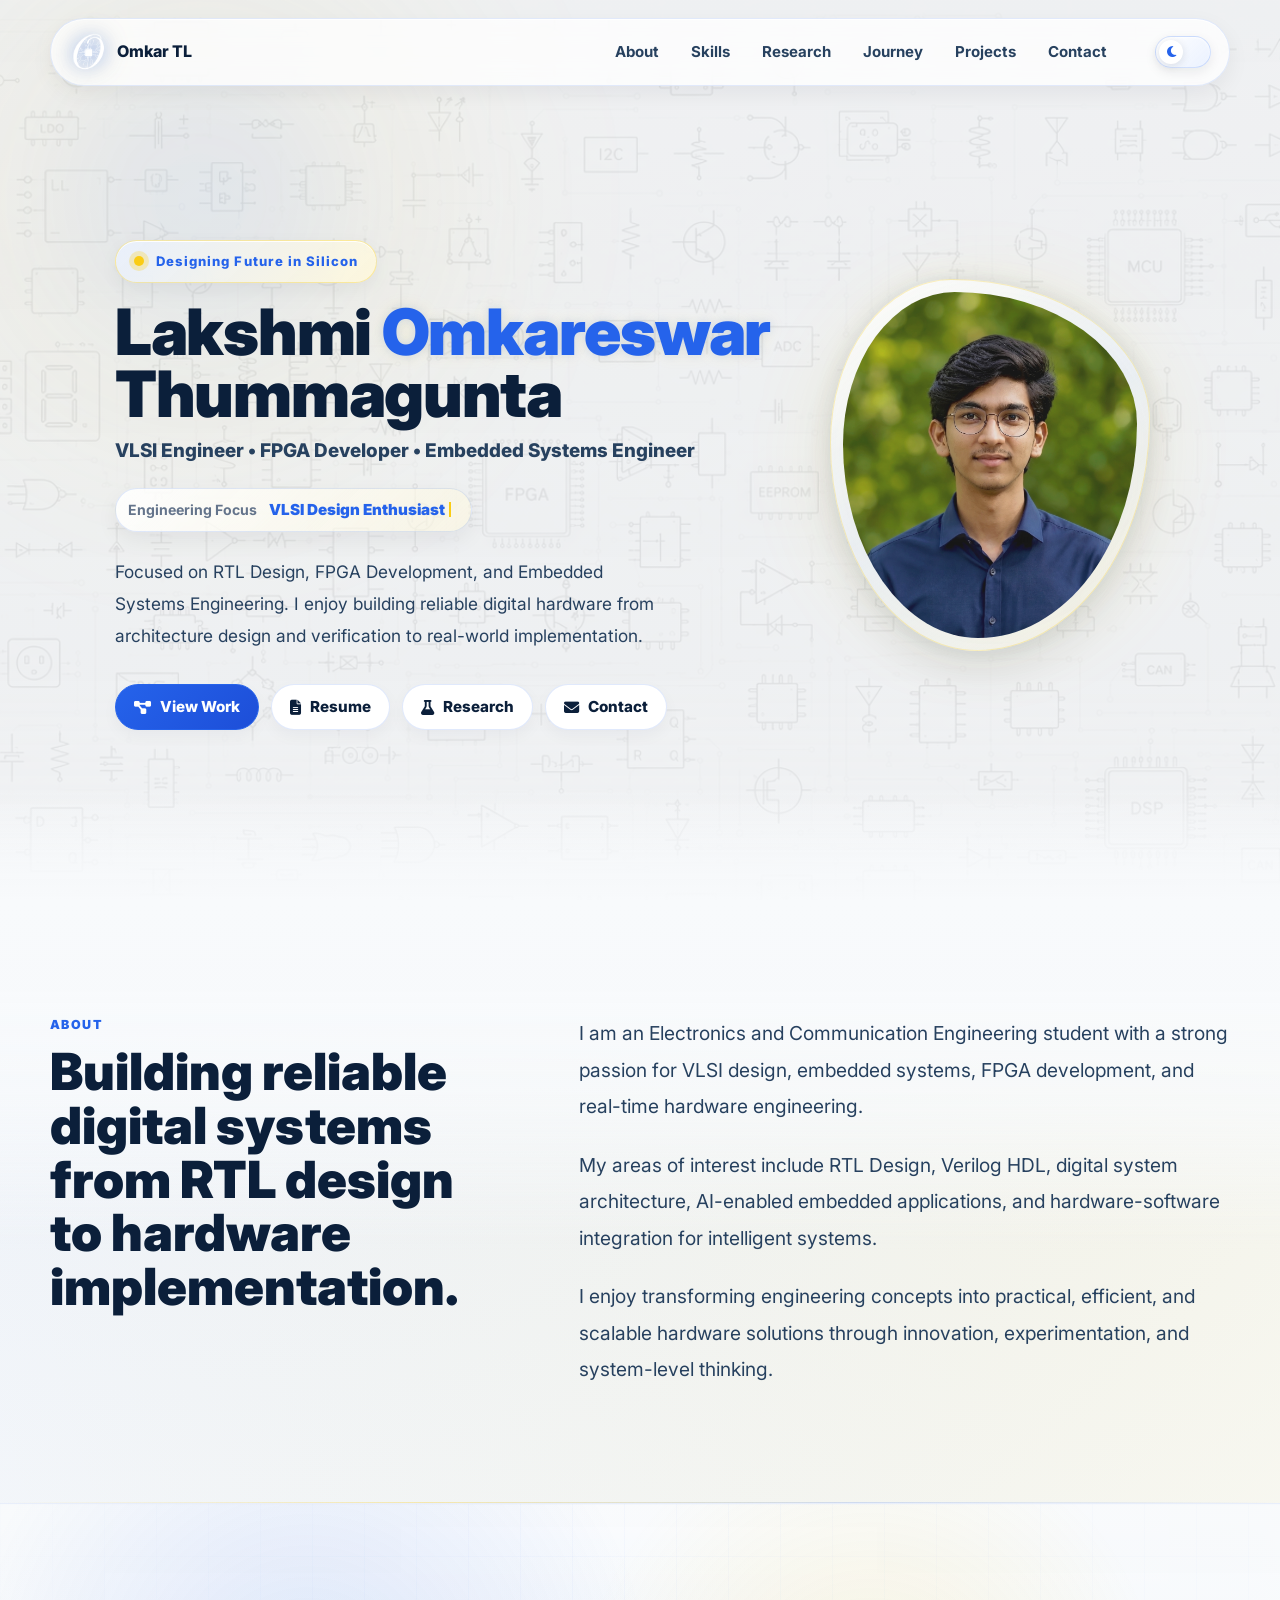
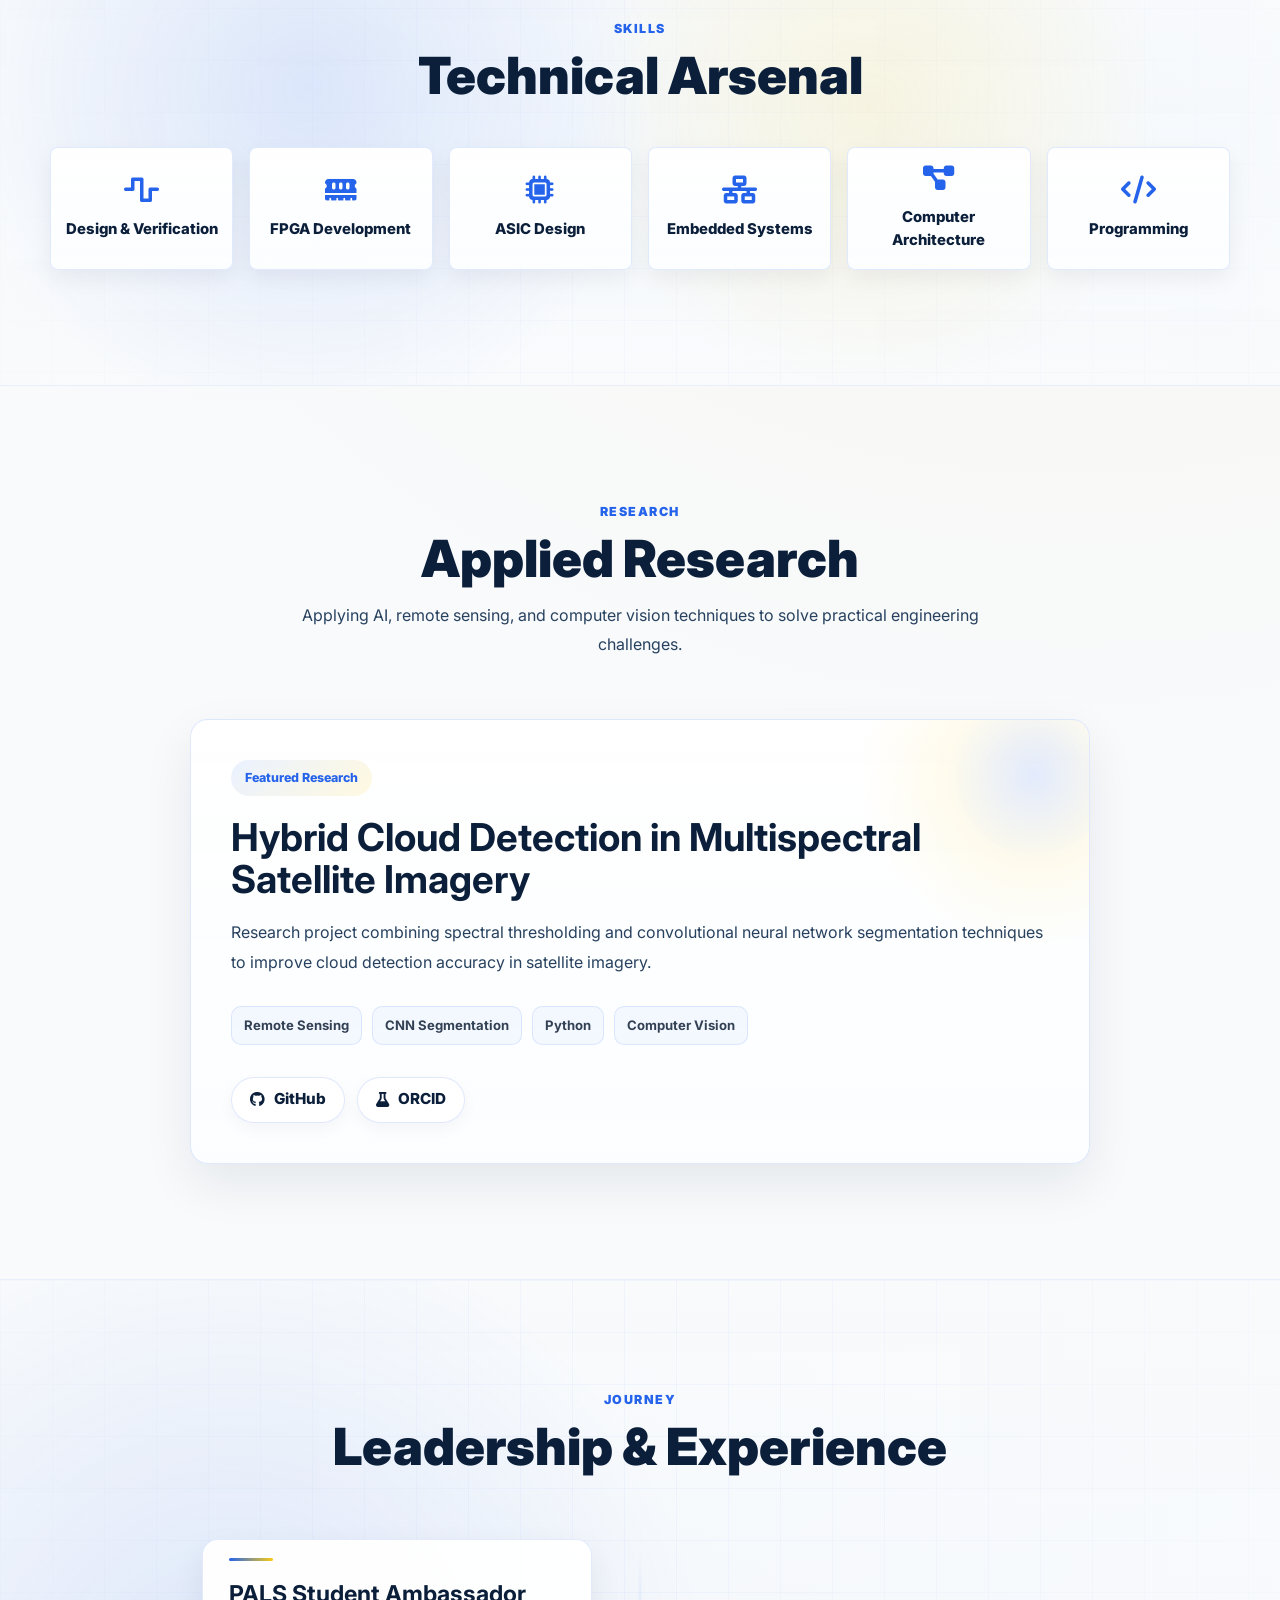
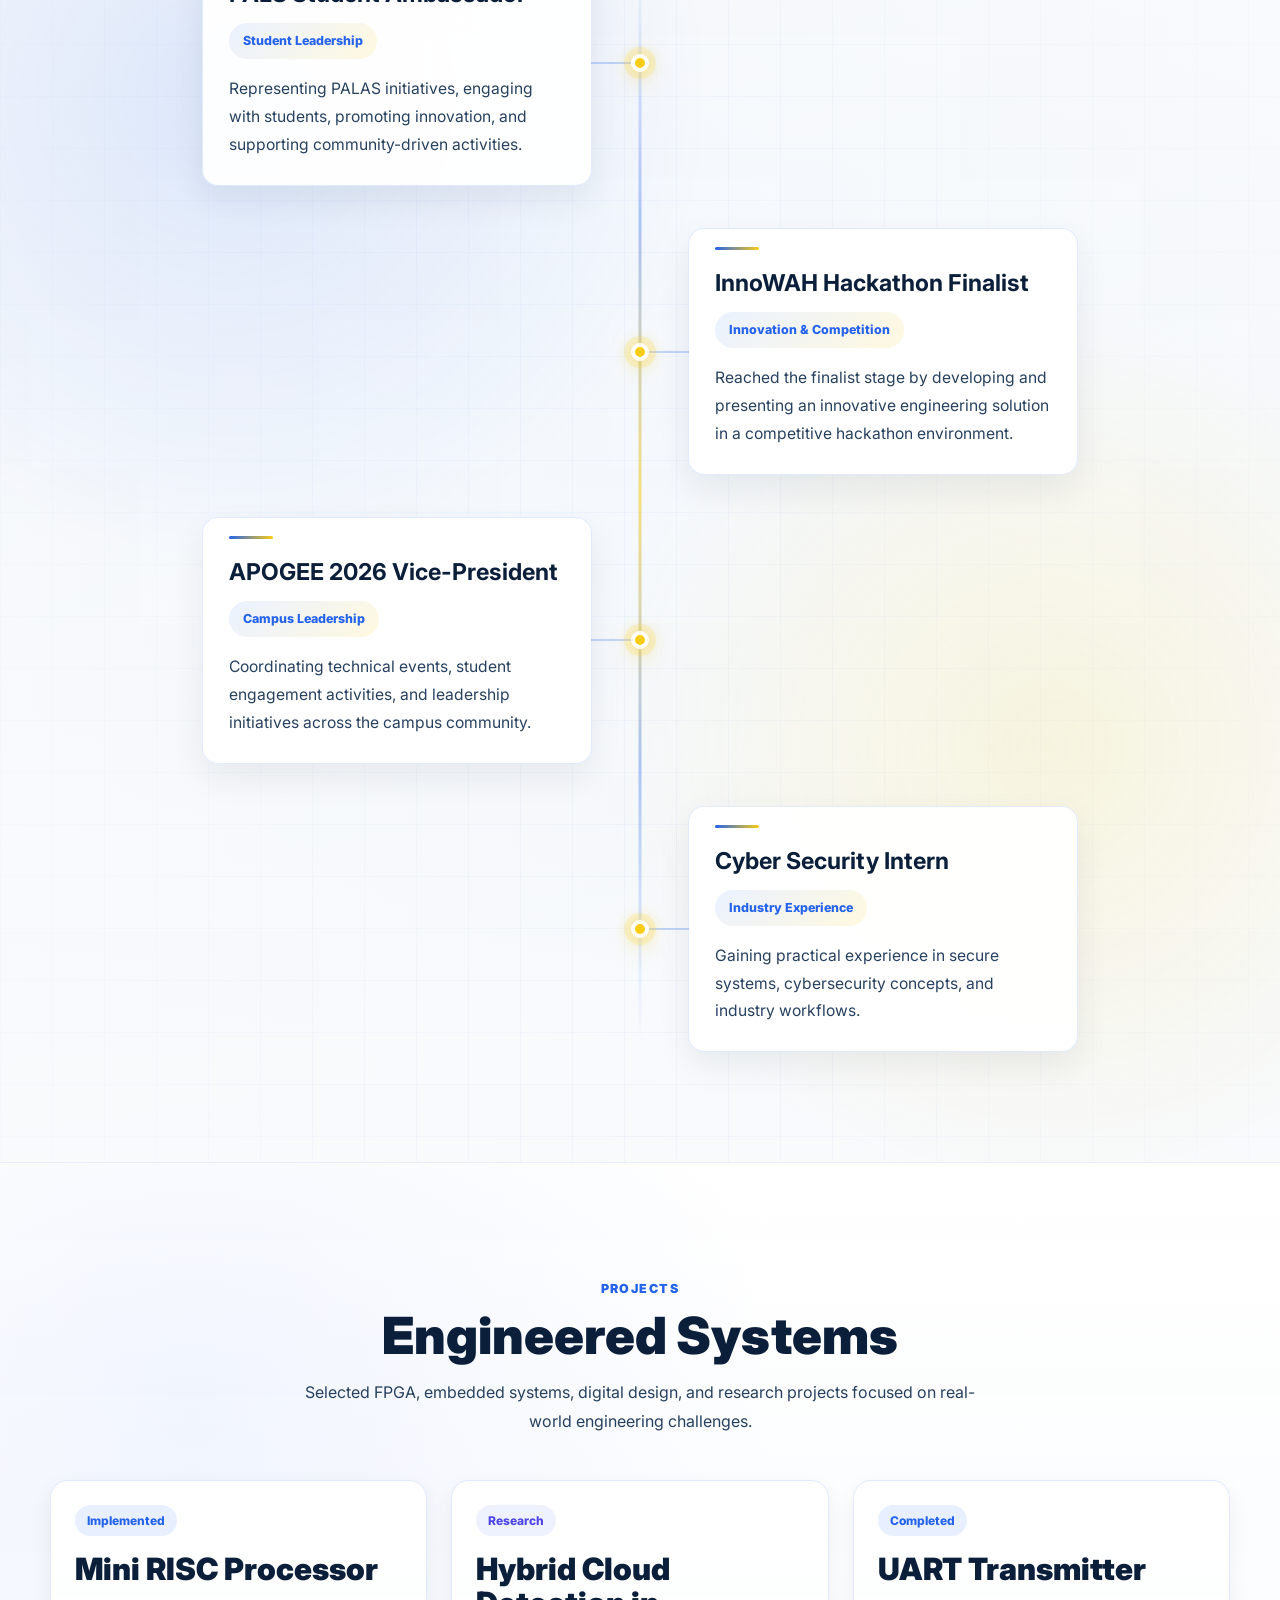
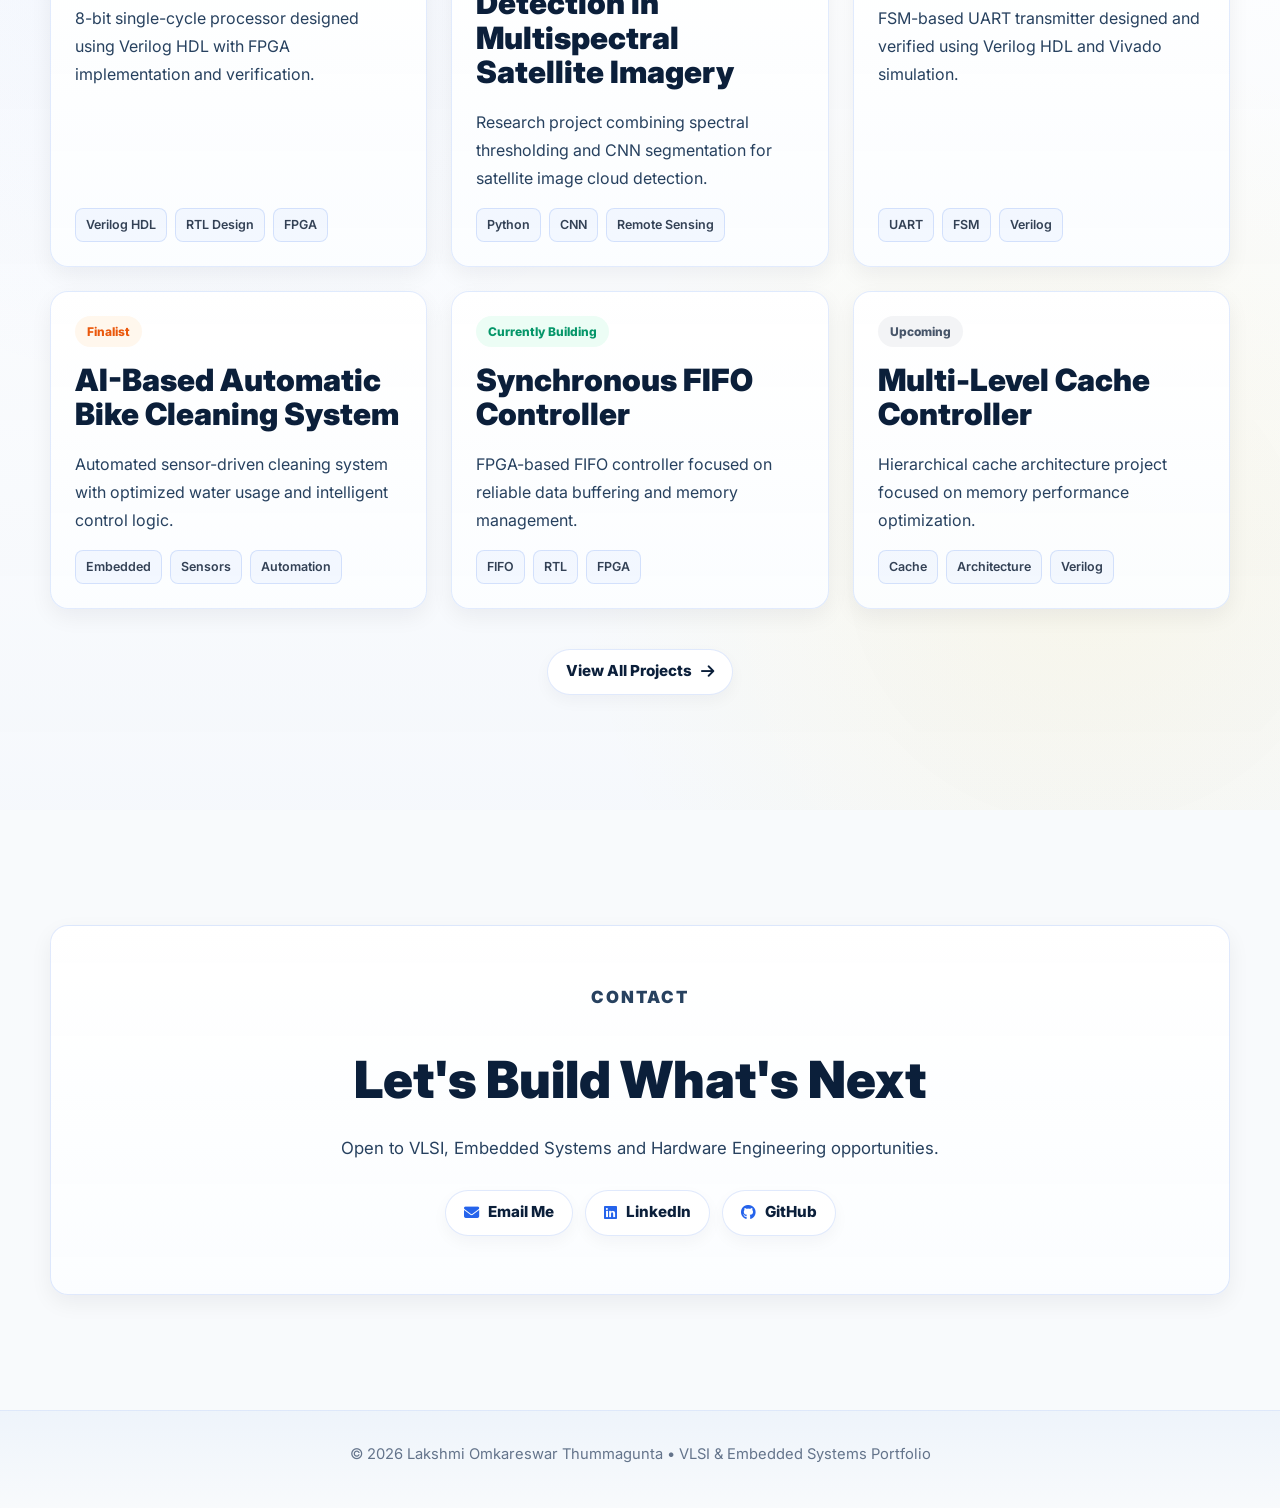
<file: index.html>
<!DOCTYPE html>
<html lang="en">

<head>
    <!-- ========================================
         BASIC SEO
    ========================================= -->
    <meta charset="UTF-8">
    <meta name="viewport" content="width=device-width, initial-scale=1.0">
    <title>Lakshmi Omkareswar Thummagunta</title>

    <meta name="description" content="Official portfolio of Lakshmi Omkareswar Thummagunta, Electronics and Communication Engineering student specializing in VLSI Design, RTL Development, FPGA Systems, Embedded Engineering, and Verilog HDL projects.">
    <meta name="keywords" content="Lakshmi Omkareswar Thummagunta, Omkar TL, VLSI Engineer, Embedded Systems Engineer, FPGA Design, RTL Design, Verilog HDL, ESP32, Digital Design, Electronics Engineer, Hardware Engineer, Semiconductor, Portfolio">
    <meta name="author" content="Lakshmi Omkareswar Thummagunta">
    <meta name="robots" content="index, follow">
    <meta name="theme-color" content="#F8FAFC">
    <meta name="google-site-verification" content="d3ZqfOjc76IsqVSJb9FbIrjRMPDaJa2zNQnVlXBdQbw">

    <!-- ========================================
         OPEN GRAPH SEO
    ========================================= -->
    <meta property="og:title" content="Lakshmi Omkareswar Thummagunta | VLSI & Embedded Systems Portfolio">
    <meta property="og:description" content="Portfolio showcasing FPGA, RTL Design, Embedded Systems, Verilog HDL, and Hardware Engineering projects.">
    <meta property="og:type" content="website">
    <meta property="og:url" content="https://omkartl.github.io/">
    <meta property="og:image" content="https://omkartl.github.io/assets/preview.png">

    <!-- ========================================
         TWITTER SEO
    ========================================= -->
    <meta name="twitter:card" content="summary_large_image">
    <meta name="twitter:title" content="Lakshmi Omkareswar Thummagunta | VLSI & Embedded Systems Portfolio">
    <meta name="twitter:description" content="Portfolio showcasing VLSI Design, FPGA Systems, Embedded Engineering, and RTL Development projects.">
    <meta name="twitter:image" content="https://omkartl.github.io/assets/preview.png">

    <!-- ========================================
         CANONICAL + FAVICON
    ========================================= -->
    <link rel="canonical" href="https://omkartl.github.io/">
    <link rel="icon" type="image/png" href="assets/logo/logo2.png">

    <!-- ========================================
         GOOGLE FONTS
    ========================================= -->
    <link rel="preconnect" href="https://fonts.googleapis.com">
    <link rel="preconnect" href="https://fonts.gstatic.com" crossorigin>
    <link rel="preload" href="https://fonts.googleapis.com/css2?family=Inter:wght@400;500;600;700;800;900&display=swap" as="style" onload="this.onload=null;this.rel='stylesheet'">
    <noscript>
        <link href="https://fonts.googleapis.com/css2?family=Inter:wght@400;500;600;700;800;900&display=swap" rel="stylesheet">
    </noscript>

    <!-- ========================================
         FONT AWESOME ICONS
    ========================================= -->
    <link rel="preload" href="https://cdnjs.cloudflare.com/ajax/libs/font-awesome/6.5.1/css/all.min.css" as="style" onload="this.onload=null;this.rel='stylesheet'">
    <noscript>
        <link rel="stylesheet" href="https://cdnjs.cloudflare.com/ajax/libs/font-awesome/6.5.1/css/all.min.css">
    </noscript>

    <!-- ========================================
         Preload IMP
    ========================================= -->
    <link rel="preload" as="image" href="assets/images/profile (Large).jpeg" fetchpriority="high">
    <link rel="preload" as="image" href="assets/logo/logo1.png">

    <!-- ========================================
         Portfolio Theme
    ========================================= -->
    <script>
        (() => {
           const savedTheme = localStorage.getItem("portfolio-theme");
           if (savedTheme === "dark") {
            document.documentElement.setAttribute("data-theme", "dark");
            }
        })();
    </script>

    <!-- ========================================
         MAIN CSS
    ========================================= -->
    <link rel="stylesheet" href="style.css">

    <!-- ========================================
         STRUCTURED DATA SEO
    ========================================= -->
    <script type="application/ld+json">
    {
        "@context": "https://schema.org",
        "@type": "Person",
        "name": "Lakshmi Omkareswar Thummagunta",
        "alternateName": "Omkar TL",
        "url": "https://omkartl.github.io/",
        "image": "https://omkartl.github.io/assets/preview.png",
        "jobTitle": "VLSI & Embedded Systems Engineer",
        "sameAs": [
            "https://github.com/OmkarTL",
            "https://linkedin.com/in/omkar-tl",
            "https://orcid.org/0009-0006-2873-9300"
        ],
        "knowsAbout": [
            "VLSI Design",
            "RTL Design",
            "FPGA",
            "Embedded Systems",
            "Verilog HDL",
            "ESP32",
            "Digital Electronics"
        ]
    }
    </script>
</head>

<body>
    <!-- ========================================
         GLOBAL BACKGROUND
    ========================================= -->
    <div class="global-grid-bg" aria-hidden="true"></div>

    <!-- ========================================
         ACCESSIBILITY SKIP LINK
    ========================================= -->
    <a class="skip-link" href="#main">Skip to content</a>

    <!-- ========================================
         SCHEMATIC BACKGROUND
    ========================================= -->
    <div class="site-background" aria-hidden="true">
        <img src="assets/images/circuit-bg1.png" alt="" loading="lazy" decoding="async" fetchpriority="low">
    </div>

    <!-- ========================================
         HEADER / NAVIGATION
    ========================================= -->
    <header class="site-header">
        <nav class="navbar" aria-label="Primary navigation">
            <a class="brand" href="#top" aria-label="Lakshmi Omkareswar Thummagunta home">
                <img src="assets/logo/logo1.png" alt="OMKAR Logo">
                <span>Omkar TL</span>
            </a>

            <div class="nav-actions"> 

            <button class="nav-toggle" type="button" aria-controls="primary-navigation" aria-expanded="false" aria-label="Toggle navigation menu">
                <span aria-hidden="true"></span>
                <span aria-hidden="true"></span>
                <span aria-hidden="true"></span>
            </button>

            <ul class="nav-links" id="primary-navigation">
                <li><a href="#about">About</a></li>
                <li><a href="#arsenal">Skills</a></li>
                <li><a href="#research">Research</a></li>
                <li><a href="#journey">Journey</a></li>
                <li><a href="#projects">Projects</a></li>
                <li><a href="#contact">Contact</a></li>
            </ul>

            <button class="theme-toggle" type="button" aria-label="Switch to dark theme" aria-pressed="false">
                <span class="theme-toggle-track" aria-hidden="true">
                    <span class="theme-toggle-thumb">
                     <i class="fas fa-moon"></i>
                     </span>
                </span>
            </button>
            </div>
        </nav>
    </header>

    <!-- ========================================
         MAIN CONTENT
    ========================================= -->
    <main id="main">

        <!-- ========================================
             HERO SECTION
        ========================================= -->
        <section class="hero" id="top" aria-label="Introduction">
            <div class="section-shell hero-grid">
                <div class="hero-copy">
                    <div class="hero-badge">
                        <span class="live-dot" aria-hidden="true"></span>
                        <span>Designing Future in Silicon</span>
                    </div>

                    <h1>
                        <span class="name-line">Lakshmi <span class="accent-name">Omkareswar</span></span>
                        <span>Thummagunta</span>
                    </h1>

                    <p class="role-line">
                        VLSI Engineer &bull; FPGA Developer &bull; Embedded Systems Engineer
                    </p>

                    <div class="capability-line">
                        <span>Engineering Focus</span>
                        <h2 class="typing-text" aria-live="polite"></h2>
                    </div>

                    <p class="hero-description">
                        Focused on RTL Design, FPGA Development, and Embedded Systems Engineering. I enjoy building reliable digital hardware from architecture design and verification to real-world implementation.
                    </p>

                    <div class="hero-actions">
                        <a href="#projects" class="button button-primary">
                            <i class="fas fa-diagram-project" aria-hidden="true"></i>
                            <span>View Work</span>
                        </a>

                        <a href="assets/resume/resume.pdf" target="_blank" rel="noopener noreferrer" class="button">
                            <i class="fas fa-file-lines" aria-hidden="true"></i>
                            <span>Resume</span>
                        </a>

                        <a href="#research" class="button">
                            <i class="fas fa-flask" aria-hidden="true"></i>
                            <span>Research</span>
                        </a>

                        <a href="#contact" class="button">
                            <i class="fas fa-envelope" aria-hidden="true"></i>
                            <span>Contact</span>
                        </a>
                    </div>
                </div>

                <div class="hero-media">
                    <div class="profile-shape">
                        <img src="assets/images/profile (Large).jpeg" alt="Lakshmi Omkareswar Thummagunta profile photo">
                    </div>
                </div>
            </div>
        </section>

        <!-- ========================================
             ABOUT SECTION
        ========================================= -->
        <section id="about" class="about-section" aria-label="About Me">
            <div class="section-shell split-section">
                <div class="section-heading">
                    <p class="eyebrow">About</p>
                    <h2>Building reliable digital systems from RTL design to hardware implementation.</h2>
                </div>

                <div class="about-text">
                    <p>I am an Electronics and Communication Engineering student with a strong passion for VLSI design, embedded systems, FPGA development, and real-time hardware engineering.</p>
                    <p>My areas of interest include RTL Design, Verilog HDL, digital system architecture, AI-enabled embedded applications, and hardware-software integration for intelligent systems.</p>
                    <p>I enjoy transforming engineering concepts into practical, efficient, and scalable hardware solutions through innovation, experimentation, and system-level thinking.</p>
                </div>
            </div>
        </section>

        <!-- ========================================
             SKILLS SECTION
        ========================================= -->
        <section id="arsenal" class="arsenal-section" aria-label="Technical Arsenal">
            <div class="section-shell">
                <div class="section-heading centered">
                    <p class="eyebrow">Skills</p>
                    <h2>Technical Arsenal</h2>
                </div>

                <div class="arsenal-grid">
                    <div class="arsenal-card" data-modal-target="rtl-modal" role="button" tabindex="0" aria-haspopup="dialog">
                        <i class="fas fa-wave-square" aria-hidden="true"></i>
                        <span>Design & Verification</span>
                    </div>

                    <div class="arsenal-card" data-modal-target="fpga-modal" role="button" tabindex="0" aria-haspopup="dialog">
                        <i class="fas fa-memory" aria-hidden="true"></i>
                        <span>FPGA Development</span>
                    </div>

                    <div class="arsenal-card" data-modal-target="asic-modal" role="button" tabindex="0" aria-haspopup="dialog">
                        <i class="fas fa-microchip" aria-hidden="true"></i>
                        <span>ASIC Design</span>
                    </div>

                    <div class="arsenal-card" data-modal-target="embedded-modal" role="button" tabindex="0" aria-haspopup="dialog">
                        <i class="fas fa-network-wired" aria-hidden="true"></i>
                        <span>Embedded Systems</span>
                    </div>

                    <div class="arsenal-card" data-modal-target="architecture-modal" role="button" tabindex="0" aria-haspopup="dialog">
                        <i class="fas fa-diagram-project" aria-hidden="true"></i>
                        <span>Computer Architecture</span>
                    </div>

                    <div class="arsenal-card" data-modal-target="programming-modal" role="button" tabindex="0" aria-haspopup="dialog">
                        <i class="fas fa-code" aria-hidden="true"></i>
                        <span>Programming</span>
                    </div>
                </div>
            </div>
        </section>

        <!-- ========================================
             RESEARCH SECTION
        ========================================= -->
        <section id="research" class="research-section" aria-label="Applied Research">
            <div class="section-shell">
                <div class="section-heading centered">
                    <p class="eyebrow">Research</p>
                    <h2>Applied Research</h2>
                    <p class="research-subtitle">Applying AI, remote sensing, and computer vision techniques to solve practical engineering challenges.</p>
                </div>

                <div class="research-card">
                    <div class="research-badge">Featured Research</div>

                    <h3>Hybrid Cloud Detection in Multispectral Satellite Imagery</h3>

                    <p>Research project combining spectral thresholding and convolutional neural network segmentation techniques to improve cloud detection accuracy in satellite imagery.</p>

                    <div class="research-tags">
                        <span>Remote Sensing</span>
                        <span>CNN Segmentation</span>
                        <span>Python</span>
                        <span>Computer Vision</span>
                    </div>

                    <div class="research-actions">
                        <a href="https://github.com/OmkarTL/landsat9-cloud-detection-cnn" target="_blank" rel="noopener noreferrer" class="button">
                            <i class="fab fa-github" aria-hidden="true"></i>
                            GitHub
                        </a>

                        <a href="https://orcid.org/0009-0006-2873-9300" target="_blank" rel="noopener noreferrer" class="button button-secondary">
                            <i class="fas fa-flask" aria-hidden="true"></i>
                            ORCID
                        </a>
                    </div>
                </div>
            </div>
        </section>

        <!-- ========================================
             LEADERSHIP & EXPERIENCE SECTION
        ========================================= -->
        <section id="journey" class="journey-section" aria-label="Leadership and Experience">
            <div class="section-shell">
                <div class="section-heading centered">
                    <p class="eyebrow">JOURNEY</p>
                    <h2>Leadership & Experience</h2>
                </div>

                <div class="timeline">
                    <div class="timeline-item left">
                        <div class="timeline-card">
                            <h3>PALS Student Ambassador</h3>
                            <span class="timeline-tag">Student Leadership</span>
                            <p>Representing PALAS initiatives, engaging with students, promoting innovation, and supporting community-driven activities.</p>
                        </div>
                    </div>

                    <div class="timeline-item right">
                        <div class="timeline-card">
                            <h3>InnoWAH Hackathon Finalist</h3>
                            <span class="timeline-tag">Innovation & Competition</span>
                            <p>Reached the finalist stage by developing and presenting an innovative engineering solution in a competitive hackathon environment.</p>
                        </div>
                    </div>

                    <div class="timeline-item left">
                        <div class="timeline-card">
                            <h3>APOGEE 2026 Vice-President</h3>
                            <span class="timeline-tag">Campus Leadership</span>
                            <p>Coordinating technical events, student engagement activities, and leadership initiatives across the campus community.</p>
                        </div>
                    </div>

                    <div class="timeline-item right">
                        <div class="timeline-card">
                            <h3>Cyber Security Intern</h3>
                            <span class="timeline-tag">Industry Experience</span>
                            <p>Gaining practical experience in secure systems, cybersecurity concepts, and industry workflows.</p>
                        </div>
                    </div>
                </div>
            </div>
        </section>

        <!-- ========================================
             PROJECTS SECTION
        ========================================= -->
        <section id="projects" class="projects-section" aria-label="Engineered Systems">
            <div class="section-shell">
                <div class="section-heading centered">
                    <p class="eyebrow">Projects</p>
                    <h2>Engineered Systems</h2>
                    <p class="projects-subtitle">Selected FPGA, embedded systems, digital design, and research projects focused on real-world engineering challenges.</p>
                </div>

                <div class="projects-grid">
                    <article class="project-card" data-modal-target="project-risc-modal" role="button" tabindex="0" aria-haspopup="dialog">
                        <span class="project-status implemented">Implemented</span>
                        <h3>Mini RISC Processor</h3>
                        <p>8-bit single-cycle processor designed using Verilog HDL with FPGA implementation and verification.</p>
                        <div class="tech-stack">
                            <span>Verilog HDL</span>
                            <span>RTL Design</span>
                            <span>FPGA</span>
                        </div>
                    </article>

                    <article class="project-card" data-modal-target="project-cloud-modal" role="button" tabindex="0" aria-haspopup="dialog">
                        <span class="project-status research">Research</span>
                        <h3>Hybrid Cloud Detection in Multispectral Satellite Imagery</h3>
                        <p>Research project combining spectral thresholding and CNN segmentation for satellite image cloud detection.</p>
                        <div class="tech-stack">
                            <span>Python</span>
                            <span>CNN</span>
                            <span>Remote Sensing</span>
                        </div>
                    </article>

                    <article class="project-card" data-modal-target="project-uart-modal" role="button" tabindex="0" aria-haspopup="dialog">
                        <span class="project-status completed">Completed</span>
                        <h3>UART Transmitter</h3>
                        <p>FSM-based UART transmitter designed and verified using Verilog HDL and Vivado simulation.</p>
                        <div class="tech-stack">
                            <span>UART</span>
                            <span>FSM</span>
                            <span>Verilog</span>
                        </div>
                    </article>

                    <article class="project-card" data-modal-target="project-bike-modal" role="button" tabindex="0" aria-haspopup="dialog">
                        <span class="project-status finalist">Finalist</span>
                        <h3>AI-Based Automatic Bike Cleaning System</h3>
                        <p>Automated sensor-driven cleaning system with optimized water usage and intelligent control logic.</p>
                        <div class="tech-stack">
                            <span>Embedded</span>
                            <span>Sensors</span>
                            <span>Automation</span>
                        </div>
                    </article>

                    <article class="project-card" data-modal-target="project-fifo-modal" role="button" tabindex="0" aria-haspopup="dialog">
                        <span class="project-status building">Currently Building</span>
                        <h3>Synchronous FIFO Controller</h3>
                        <p>FPGA-based FIFO controller focused on reliable data buffering and memory management.</p>
                        <div class="tech-stack">
                            <span>FIFO</span>
                            <span>RTL</span>
                            <span>FPGA</span>
                        </div>
                    </article>

                    <article class="project-card" data-modal-target="project-cache-modal" role="button" tabindex="0" aria-haspopup="dialog">
                        <span class="project-status upcoming">Upcoming</span>
                        <h3>Multi-Level Cache Controller</h3>
                        <p>Hierarchical cache architecture project focused on memory performance optimization.</p>
                        <div class="tech-stack">
                            <span>Cache</span>
                            <span>Architecture</span>
                            <span>Verilog</span>
                        </div>
                    </article>
                </div>

                <div class="projects-footer">
                    <a href="projects.html" class="button">
                        View All Projects
                        <i class="fas fa-arrow-right" aria-hidden="true"></i>
                    </a>
                </div>
            </div>
        </section>

        <!-- ========================================
             CONTACT SECTION
        ========================================= -->
        <section class="contact-section" id="contact" aria-label="Contact">
            <div class="section-shell contact-panel">
                <p class="eyebrow">Contact</p>
                <h2>Let's Build What's Next</h2>
                <p>Open to VLSI, Embedded Systems and Hardware Engineering opportunities.</p>

                <div class="contact-buttons">
                    <a href="mailto:omkareswar.tl@gmail.com" class="contact-btn">
                        <i class="fas fa-envelope" aria-hidden="true"></i>
                        <span>Email Me</span>
                    </a>

                    <a href="https://linkedin.com/in/omkar-tl" target="_blank" rel="noopener noreferrer" class="contact-btn">
                        <i class="fab fa-linkedin" aria-hidden="true"></i>
                        <span>LinkedIn</span>
                    </a>

                    <a href="https://github.com/OmkarTL" target="_blank" rel="noopener noreferrer" class="contact-btn">
                        <i class="fab fa-github" aria-hidden="true"></i>
                        <span>GitHub</span>
                    </a>
                </div>
            </div>
        </section>
    </main>

    <!-- ========================================
         MODALS
    ========================================= -->

    <!-- ========================================
         PROJECT MODAL: MINI RISC PROCESSOR
    ========================================= -->
    <div class="project-modal" id="project-risc-modal" role="dialog" aria-modal="true" aria-labelledby="project-risc-title" hidden>
        <div class="modal-box" role="document">
            <button class="close-modal" type="button" data-modal-close aria-label="Close project details">
                <i class="fas fa-xmark" aria-hidden="true"></i>
            </button>

            <div class="modal-header">
                <p class="modal-number">01</p>
                <h2 id="project-risc-title">Mini RISC Processor</h2>
                <div class="modal-tech-stack">
                    <span>Verilog HDL</span>
                    <span>RTL Design</span>
                    <span>FPGA</span>
                </div>
            </div>

            <div class="modal-description">
                <h3>Project Overview</h3>
                <p>Developed an 8-bit Single-Cycle Mini RISC Processor using Verilog HDL with ALU, Register File, Control Unit, Program Counter, and Instruction Memory architecture.</p>
                <p>Performed RTL Design, Behavioral Simulation, Verification, and FPGA-based debugging using Vivado Design Suite on Basys 3 Artix-7 FPGA.</p>
                <p>Implemented instruction execution for ADD, SUB, AND, and OR operations with real-time LED visualization, GitHub Actions CI workflow, and structured hardware project organization.</p>
            </div>

            <div class="project-details">
                <div class="detail-block">
                    <h3>Architecture</h3>
                    <ul>
                        <li>Arithmetic Logic Unit (ALU)</li>
                        <li>Control Unit</li>
                        <li>Register File</li>
                        <li>Program Counter (PC)</li>
                        <li>Instruction Memory</li>
                    </ul>
                </div>

                <div class="detail-block">
                    <h3>Verification</h3>
                    <ul>
                        <li>Behavioral Simulation</li>
                        <li>Waveform Analysis</li>
                        <li>RTL Verification</li>
                        <li>FPGA Debugging on Basys 3</li>
                    </ul>
                </div>

                <div class="detail-block">
                    <h3>Future Improvements</h3>
                    <ul>
                        <li>Pipeline Architecture</li>
                        <li>Interrupt Handling</li>
                        <li>Branch Instructions</li>
                        <li>Memory Expansion</li>
                    </ul>
                </div>
            </div>

            <div class="modal-images">
                <a href="assets/project1/architecture.png" target="_blank" rel="noopener noreferrer">
                    <img loading="lazy" src="assets/project1/architecture.png" alt="Mini RISC Processor architecture diagram">
                </a>

                <a href="assets/project1/risc-rtl.png" target="_blank" rel="noopener noreferrer">
                    <img loading="lazy" src="assets/project1/risc-rtl.png" alt="Mini RISC Processor RTL view">
                </a>

                <a href="assets/project1/waveform.png" target="_blank" rel="noopener noreferrer">
                    <img loading="lazy" src="assets/project1/waveform.png" alt="Mini RISC Processor waveform simulation">
                </a>
            </div>

            <a href="https://github.com/OmkarTL/mini-risc-processor-verilog" target="_blank" rel="noopener noreferrer" class="modal-github">
                <span>View Project</span>
                <i class="fab fa-github" aria-hidden="true"></i>
            </a>
        </div>
    </div>

    <!-- ========================================
         SKILL MODAL: DESIGN & VERIFICATION
    ========================================= -->
    <div class="project-modal" id="rtl-modal" role="dialog" aria-modal="true" aria-labelledby="rtl-title" hidden>
        <div class="modal-box" role="document">
            <button class="close-modal" type="button" data-modal-close aria-label="Close skill details">
                <i class="fas fa-xmark" aria-hidden="true"></i>
            </button>

            <div class="modal-header">
                <h2 id="rtl-title">Design & Verification</h2>
            </div>

            <div class="modal-description">
                <p>Focused on designing reliable digital hardware using RTL methodologies and verifying functionality through simulation, waveform analysis, and structured testing. This domain forms the foundation of my VLSI and FPGA development workflow.</p>
            </div>

            <div class="project-details">
                <div class="detail-block">
                    <h3>Core Skills</h3>
                    <ul>
                        <li>Verilog HDL</li>
                        <li>RTL Design</li>
                        <li>FSM Design</li>
                        <li>Digital Logic Design</li>
                    </ul>
                </div>

                <div class="detail-block">
                    <h3>Tools</h3>
                    <ul>
                        <li>Vivado Simulator</li>
                        <li>Testbench Development</li>
                        <li>Waveform Analysis</li>
                    </ul>
                </div>

                <div class="detail-block">
                    <h3>Applied In</h3>
                    <ul>
                        <li>Mini RISC Processor</li>
                        <li>UART Transmitter</li>
                    </ul>
                </div>
            </div>
        </div>
    </div>

    <!-- ========================================
         SKILL MODAL: FPGA DEVELOPMENT
    ========================================= -->
    <div class="project-modal" id="fpga-modal" role="dialog" aria-modal="true" aria-labelledby="fpga-title" hidden>
        <div class="modal-box" role="document">
            <button class="close-modal" type="button" data-modal-close aria-label="Close skill details">
                <i class="fas fa-xmark" aria-hidden="true"></i>
            </button>

            <div class="modal-header">
                <h2 id="fpga-title">FPGA Development</h2>
            </div>

            <div class="modal-description">
                <p>Experienced in implementing digital systems on FPGA platforms, covering RTL synthesis, hardware debugging, and real-time validation. FPGA development serves as a practical bridge between digital design concepts and physical hardware realization.</p>
            </div>

            <div class="project-details">
                <div class="detail-block">
                    <h3>Core Skills</h3>
                    <ul>
                        <li>FPGA Architecture</li>
                        <li>Synthesis</li>
                        <li>Constraint Management</li>
                        <li>Hardware Debugging</li>
                    </ul>
                </div>

                <div class="detail-block">
                    <h3>Tools</h3>
                    <ul>
                        <li>Vivado Design Suite</li>
                        <li>Basys 3 FPGA</li>
                        <li>RTL Analysis</li>
                    </ul>
                </div>

                <div class="detail-block">
                    <h3>Applied In</h3>
                    <ul>
                        <li>Mini RISC Processor</li>
                        <li>UART Transmitter</li>
                    </ul>
                </div>
            </div>
        </div>
    </div>

    <!-- ========================================
         SKILL MODAL: EMBEDDED SYSTEMS
    ========================================= -->
    <div class="project-modal" id="embedded-modal" role="dialog" aria-modal="true" aria-labelledby="embedded-title" hidden>
        <div class="modal-box" role="document">
            <button class="close-modal" type="button" data-modal-close aria-label="Close skill details">
                <i class="fas fa-xmark" aria-hidden="true"></i>
            </button>

            <div class="modal-header">
                <h2 id="embedded-title">Embedded Systems</h2>
            </div>

            <div class="modal-description">
                <p>Building intelligent hardware solutions through microcontrollers, sensors, and communication interfaces. My embedded projects focus on real-time control, hardware-software integration, and practical engineering applications.</p>
            </div>

            <div class="project-details">
                <div class="detail-block">
                    <h3>Platforms</h3>
                    <ul>
                        <li>ESP32</li>
                        <li>8051 Microcontroller</li>
                        <li>Sensor Integration</li>
                    </ul>
                </div>

                <div class="detail-block">
                    <h3>Interfaces</h3>
                    <ul>
                        <li>UART</li>
                        <li>SPI</li>
                        <li>I2C</li>
                    </ul>
                </div>

                <div class="detail-block">
                    <h3>Applied In</h3>
                    <ul>
                        <li>AI OLED Interface</li>
                        <li>Bike Cleaning System</li>
                    </ul>
                </div>
            </div>
        </div>
    </div>

    <!-- ========================================
         SKILL MODAL: PROGRAMMING
    ========================================= -->
    <div class="project-modal" id="programming-modal" role="dialog" aria-modal="true" aria-labelledby="programming-title" hidden>
        <div class="modal-box" role="document">
            <button class="close-modal" type="button" data-modal-close aria-label="Close skill details">
                <i class="fas fa-xmark" aria-hidden="true"></i>
            </button>

            <div class="modal-header">
                <h2 id="programming-title">Programming</h2>
            </div>

            <div class="modal-description">
                <p>Utilizing programming languages to develop embedded firmware, automate engineering workflows, and support hardware design and testing activities. Software serves as an essential tool for building efficient and scalable engineering solutions.</p>
            </div>

            <div class="project-details">
                <div class="detail-block">
                    <h3>Languages</h3>
                    <ul>
                        <li>C</li>
                        <li>C++</li>
                        <li>Python</li>
                    </ul>
                </div>

                <div class="detail-block">
                    <h3>Applications</h3>
                    <ul>
                        <li>Embedded Firmware</li>
                        <li>Hardware Testing</li>
                        <li>Automation Scripts</li>
                    </ul>
                </div>

                <div class="detail-block">
                    <h3>Current Focus</h3>
                    <ul>
                        <li>Embedded C</li>
                        <li>Python Automation</li>
                        <li>Firmware Development</li>
                    </ul>
                </div>
            </div>
        </div>
    </div>

    <!-- ========================================
         SKILL MODAL: ASIC DESIGN
    ========================================= -->
    <div class="project-modal" id="asic-modal" role="dialog" aria-modal="true" aria-labelledby="asic-title" hidden>
        <div class="modal-box" role="document">
            <button class="close-modal" type="button" data-modal-close aria-label="Close skill details">
                <i class="fas fa-xmark" aria-hidden="true"></i>
            </button>

            <div class="modal-header">
                <h2 id="asic-title">ASIC Design</h2>
            </div>

            <div class="modal-description">
                <p>Specializing in the design and development of application-specific integrated circuits (ASICs). My expertise includes digital logic design, finite state machine (FSM) design, and register-transfer level (RTL) design using Verilog HDL.</p>
            </div>

            <div class="project-details">
                <div class="detail-block">
                    <h3>Current Knowledge</h3>
                    <ul>
                        <li>Digital Logic Design</li>
                        <li>FSM Design</li>
                        <li>RTL Design</li>
                        <li>Verilog HDL</li>
                    </ul>
                </div>

                <div class="detail-block">
                    <h3>Learning Path</h3>
                    <ul>
                        <li>ASIC Design Flow</li>
                        <li>Synthesis</li>
                        <li>Timing Analysis</li>
                        <li>Design Verification</li>
                    </ul>
                </div>

                <div class="detail-block">
                    <h3>Long-Term Goal</h3>
                    <ul>
                        <li>Semiconductor Engineering</li>
                        <li>ASIC Implementation</li>
                        <li>VLSI Design</li>
                    </ul>
                </div>
            </div>
        </div>
    </div>

    <!-- ========================================
         SKILL MODAL: COMPUTER ARCHITECTURE
    ========================================= -->
    <div class="project-modal" id="architecture-modal" role="dialog" aria-modal="true" aria-labelledby="architecture-title" hidden>
        <div class="modal-box" role="document">
            <button class="close-modal" type="button" data-modal-close aria-label="Close skill details">
                <i class="fas fa-xmark" aria-hidden="true"></i>
            </button>

            <div class="modal-header">
                <h2 id="architecture-title">Computer Architecture</h2>
            </div>

            <div class="modal-description">
                <p>Focused on processor architecture, memory hierarchy, instruction execution, and digital system organization. This domain bridges hardware design with efficient computation and system-level performance.</p>
            </div>

            <div class="project-details">
                <div class="detail-block">
                    <h3>Core Concepts</h3>
                    <ul>
                        <li>Processor Design</li>
                        <li>Instruction Set Architecture</li>
                        <li>Memory Hierarchy</li>
                        <li>Control & Datapath Design</li>
                    </ul>
                </div>

                <div class="detail-block">
                    <h3>Projects</h3>
                    <ul>
                        <li>Mini RISC Processor</li>
                        <li>Synchronous FIFO Controller</li>
                        <li>Multi-Level Cache Controller</li>
                    </ul>
                </div>

                <div class="detail-block">
                    <h3>Future Focus</h3>
                    <ul>
                        <li>Pipelined Processors</li>
                        <li>Cache Optimization</li>
                        <li>Branch Prediction</li>
                        <li>System Performance Analysis</li>
                    </ul>
                </div>
            </div>
        </div>
    </div>

    <!-- ========================================
         FOOTER
    ========================================= -->
    <footer class="footer">
        <p>&copy; 2026 Lakshmi Omkareswar Thummagunta &bull; VLSI & Embedded Systems Portfolio</p>
    </footer>

    <!-- ========================================
         MAIN JAVASCRIPT
    ========================================= -->
    <script src="script.js" defer></script>
</body>

</html>
</file>
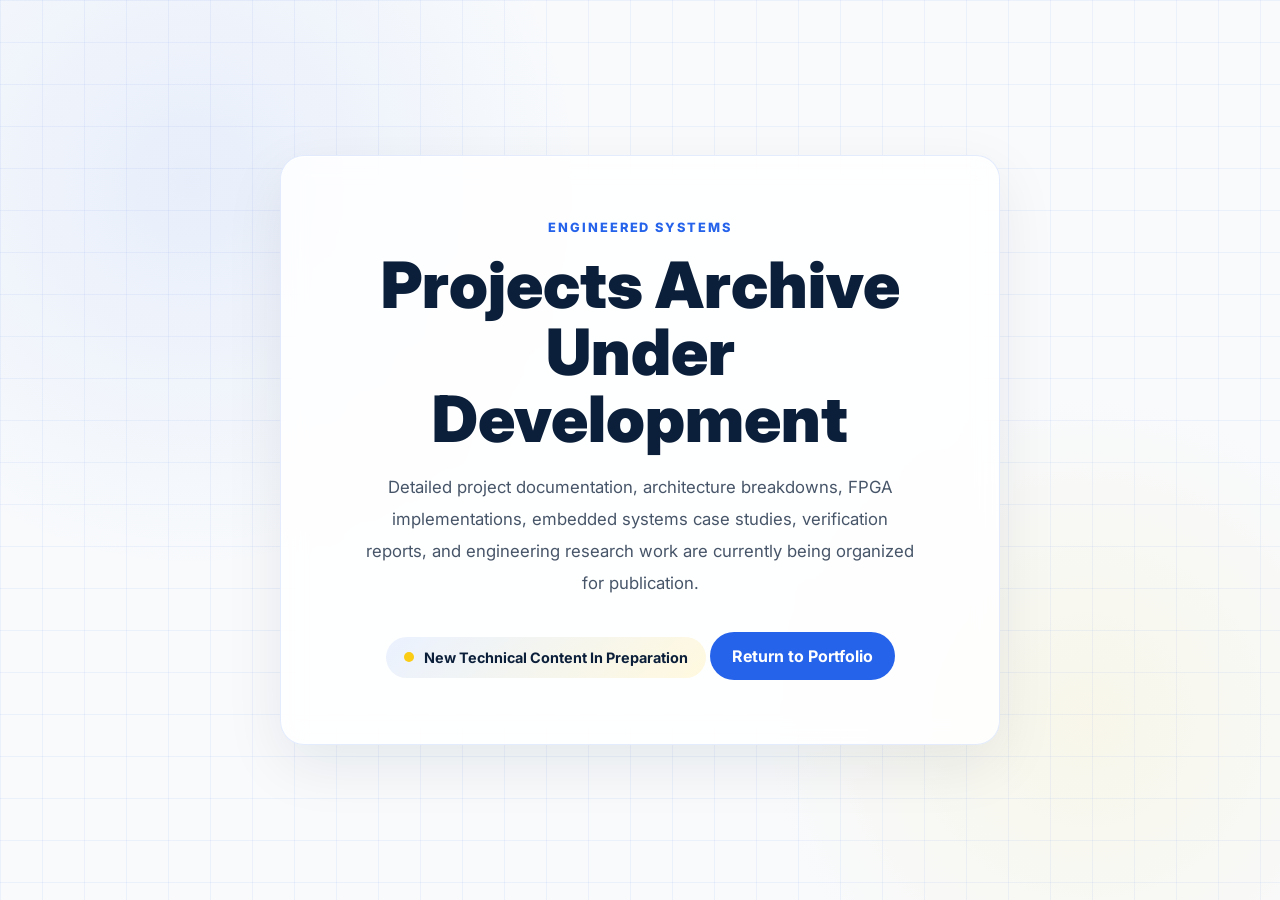
<file: projects.html>
<!DOCTYPE html>
<html lang="en">

<head>
    <meta charset="UTF-8">
    <meta name="viewport" content="width=device-width, initial-scale=1.0">
    <title>Projects | Lakshmi Omkareswar Thummagunta</title>

    <link href="https://fonts.googleapis.com/css2?family=Inter:wght@400;500;600;700;800;900&display=swap" rel="stylesheet">

    <style>
        :root {
            --bg: #f8fafc;
            --surface: #ffffff;
            --navy: #0b1f3a;
            --navy-soft: #475569;
            --accent: #2563eb;
            --gold: #facc15;
            --line: rgba(37, 99, 235, 0.12);
        }

        * {
            margin: 0;
            padding: 0;
            box-sizing: border-box;
        }

        body {
            min-height: 100vh;
            display: flex;
            align-items: center;
            justify-content: center;
            padding: 2rem;
            font-family: "Inter", sans-serif;
            background:
                radial-gradient(circle at 15% 20%, rgba(37,99,235,0.08), transparent 30%),
                radial-gradient(circle at 85% 80%, rgba(250,204,21,0.08), transparent 25%),
                #f8fafc;
            overflow: hidden;
        }

        .grid-bg {
            position: fixed;
            inset: 0;
            z-index: -2;
            background-image:
                linear-gradient(rgba(37,99,235,0.06) 1px, transparent 1px),
                linear-gradient(90deg, rgba(37,99,235,0.06) 1px, transparent 1px);
            background-size: 42px 42px;
        }

        .card {
            width: min(720px, 100%);
            padding: 4rem;
            text-align: center;

            border: 1px solid var(--line);
            border-radius: 24px;

            background: rgba(255,255,255,0.85);
            backdrop-filter: blur(12px);

            box-shadow:
                0 20px 60px rgba(15,23,42,0.08),
                inset 0 1px 0 rgba(255,255,255,0.9);
        }

        .eyebrow {
            color: var(--accent);
            font-size: 0.8rem;
            font-weight: 800;
            letter-spacing: 0.15em;
            text-transform: uppercase;
            margin-bottom: 1rem;
        }

        h1 {
            color: var(--navy);
            font-size: clamp(2.2rem, 6vw, 4rem);
            line-height: 1.05;
            font-weight: 900;
            margin-bottom: 1.25rem;
        }

        p {
            color: var(--navy-soft);
            font-size: 1.05rem;
            line-height: 1.9;
            max-width: 560px;
            margin: 0 auto;
        }

        .status {
            display: inline-flex;
            align-items: center;
            gap: 10px;

            margin-top: 2rem;
            padding: 12px 18px;

            border-radius: 999px;

            background: linear-gradient(
                135deg,
                rgba(232,240,255,0.9),
                rgba(255,248,219,0.9)
            );

            font-size: 0.9rem;
            font-weight: 700;
            color: var(--navy);
        }

        .dot {
            width: 10px;
            height: 10px;
            border-radius: 50%;
            background: var(--gold);

            animation: pulse 2s infinite;
        }

        .button {
            display: inline-flex;
            margin-top: 2rem;
            text-decoration: none;

            padding: 14px 22px;

            border-radius: 999px;

            background: var(--accent);
            color: white;

            font-weight: 700;

            transition: .25s ease;
        }

        .button:hover {
            transform: translateY(-2px);
        }

        @keyframes pulse {
            0% {
                box-shadow: 0 0 0 0 rgba(250,204,21,.5);
            }

            100% {
                box-shadow: 0 0 0 14px rgba(250,204,21,0);
            }
        }
    </style>
</head>

<body>

    <div class="grid-bg"></div>

    <section class="card">

        <div class="eyebrow">
            ENGINEERED SYSTEMS
        </div>

        <h1>
            Projects Archive<br>
            Under Development
        </h1>

        <p>
            Detailed project documentation, architecture breakdowns,
            FPGA implementations, embedded systems case studies,
            verification reports, and engineering research work are
            currently being organized for publication.
        </p>

        <div class="status">
            <span class="dot"></span>
            New Technical Content In Preparation
        </div>

        <a href="index.html" class="button">
            Return to Portfolio
        </a>

    </section>

</body>

</html>
</file>
<file: style.css>
/* ========================================
   DESIGN TOKENS
======================================== */
:root {
    --bg: #f8fafc;
    --surface: #ffffff;
    --surface-soft: #eef4fb;
    --surface-warm: #fffdf4;

    --navy: #0b1f3a;
    --navy-soft: #27415f;
    --muted: #64748b;

    --line: #dbe5ef;
    --line-blue: rgba(37, 99, 235, 0.14);
    --line-gold: rgba(250, 204, 21, 0.28);

    --accent: #2563eb;
    --accent-dark: #1d4ed8;
    --accent-soft: #e8f0ff;

    --gold: #facc15;
    --gold-dark: #ca8a04;
    --gold-soft: #fff8db;

    --shadow-sm: 0 8px 22px rgba(15, 23, 42, 0.06);
    --shadow-md: 0 18px 42px rgba(15, 23, 42, 0.1);
    --shadow-premium: 0 20px 52px rgba(15, 23, 42, 0.1);

    --radius: 8px;
    --radius-lg: 18px;

    --max-width: 1180px;
    --header-offset: 110px;
}

/* ========================================
   RESET
======================================== */
*,
*::before,
*::after {
    box-sizing: border-box;
}

* {
    margin: 0;
    padding: 0;
}

html {
    scroll-behavior: smooth;
    overflow-x: hidden;
}

body {
    min-height: 100vh;
    overflow-x: hidden;
    background:
        radial-gradient(circle at 18% 8%, rgba(37, 99, 235, 0.08), transparent 26%),
        radial-gradient(circle at 84% 18%, rgba(250, 204, 21, 0.08), transparent 24%),
        var(--bg);
    color: var(--navy);
    font-family: "Inter", system-ui, -apple-system, BlinkMacSystemFont, "Segoe UI", sans-serif;
    line-height: 1.6;
    text-rendering: optimizeLegibility;
    -webkit-font-smoothing: antialiased;
}

body.modal-open {
    overflow: hidden;
}

img,
svg {
    display: block;
    max-width: 100%;
}

img {
    height: auto;
}

a {
    color: inherit;
}

button,
input,
textarea,
select {
    font: inherit;
}

button {
    border: 0;
}

section[id] {
    scroll-margin-top: var(--header-offset);
}

/* ========================================
   ACCESSIBILITY
======================================== */
.skip-link {
    position: fixed;
    top: 18px;
    left: 18px;
    z-index: 9999;
    transform: translateY(-150%);
    padding: 10px 14px;
    border-radius: var(--radius);
    background: var(--navy);
    color: #ffffff;
    font-weight: 800;
    text-decoration: none;
    transition: transform 180ms ease;
}

.skip-link:focus {
    transform: translateY(0);
}

:focus-visible {
    outline: 3px solid rgba(250, 204, 21, 0.65);
    outline-offset: 3px;
}

/* ========================================
   GLOBAL BACKGROUND
======================================== */
.global-grid-bg {
    position: fixed;
    inset: 0;
    z-index: -3;
    pointer-events: none;
    background-image:
        linear-gradient(rgba(37, 99, 235, 0.1) 0.5px, transparent 0.5px),
        linear-gradient(90deg, rgba(37, 99, 235, 0.1) 0.5px, transparent 0.5px);
    background-size: 42px 42px;
}

.site-background {
    position: absolute;
    top: 0;
    right: 0;
    left: 0;
    z-index: -2;
    height: 110vh;
    overflow: hidden;
    pointer-events: none;
    background: linear-gradient(to bottom, rgba(248, 250, 252, 0.98), rgba(248, 250, 252, 0.95));
}

.site-background img {
    width: 100%;
    height: 100%;
    object-fit: cover;
    opacity: 0.15;
    filter: grayscale(100%) contrast(0.5);
    -webkit-mask-image: linear-gradient(to bottom, #000000 0%, #000000 70%, rgba(0, 0, 0, 0.8) 82%, rgba(0, 0, 0, 0.25) 95%, transparent 100%);
    mask-image: linear-gradient(to bottom, #000000 0%, #000000 70%, rgba(0, 0, 0, 0.8) 82%, rgba(0, 0, 0, 0.25) 95%, transparent 100%);
}

/* ========================================
   LAYOUT UTILITIES
======================================== */
.section-shell {
    width: min(calc(100% - 40px), var(--max-width));
    margin-inline: auto;
}

/* ========================================
   HEADER / NAVIGATION
======================================== */
.site-header {
    position: fixed;
    top: 18px;
    right: 0;
    left: 0;
    z-index: 1000;
    padding-inline: 20px;
}

.nav-actions {
    display: flex;
    align-items: center;
    gap: 12px;
    margin-left: auto;
}

.nav-links {
    margin-left: auto;
    margin-right: 24px;
}

.navbar {
    width: min(var(--max-width), 100%);
    min-height: 68px;
    margin-inline: auto;
    padding: 10px 18px;
    display: flex;
    align-items: center;
    justify-content: space-between;
    flex-wrap: nowrap;
    gap: 8px;
    border: 1px solid rgba(37, 99, 235, 0.12);
    border-radius: 999px;
    background: rgba(255, 255, 255, 0.76);
    box-shadow:
        var(--shadow-sm),
        inset 0 1px 0 rgba(255, 255, 255, 0.9);
    backdrop-filter: blur(12px);
}

.brand {
    display: inline-flex;
    align-items: center;
    gap: 10px;
    min-width: 0;
    color: var(--navy);
    font-weight: 800;
    text-decoration: none;
}

.brand img {
    width: 38px;
    height: 38px;
    flex: 0 0 auto;
    object-fit: contain;
    filter:
        brightness(1.08)
        drop-shadow(0 0 10px rgba(37, 100, 235, 0.8))
        drop-shadow(0 0 16px rgba(250, 204, 21, 0.22));
}

.brand span {
    white-space: nowrap;
}

.nav-links {
    list-style: none;
    display: flex;
    align-items: center;
    gap: 8px;
}

.nav-links a {
    display: inline-flex;
    align-items: center;
    min-height: 40px;
    padding-inline: 12px;
    border-radius: 999px;
    color: var(--navy-soft);
    font-size: 0.94rem;
    font-weight: 700;
    text-decoration: none;
    transition: background 180ms ease, color 180ms ease, box-shadow 180ms ease;
}

.nav-links a:hover,
.nav-links a.is-active {
    color: var(--accent);
    background:
        linear-gradient(135deg, var(--accent-soft), rgba(255, 248, 219, 0.75));
    box-shadow: inset 0 0 0 1px rgba(250, 204, 21, 0.2);
}

.nav-toggle {
    display: none;
    width: 42px;
    height: 42px;
    flex: 0 0 auto;
    border: 1px solid var(--line);
    border-radius: 999px;
    background: #ffffff;
    cursor: pointer;
}

.nav-toggle span {
    display: block;
    width: 17px;
    height: 2px;
    margin: 4px auto;
    border-radius: 999px;
    background: var(--navy);
    transition: transform 180ms ease, opacity 180ms ease;
}

.nav-toggle[aria-expanded="true"] span:nth-child(1) {
    transform: translateY(6px) rotate(45deg);
}

.nav-toggle[aria-expanded="true"] span:nth-child(2) {
    opacity: 0;
}

.nav-toggle[aria-expanded="true"] span:nth-child(3) {
    transform: translateY(-6px) rotate(-45deg);
}

/* ========================================
   HERO SECTION
======================================== */
.hero {
    position: relative;
    isolation: isolate;
    min-height: 100vh;
    padding-block: 110px 40px;
    display: flex;
    align-items: center;
    overflow: hidden;
}

.hero-grid {
    position: relative;
    z-index: 2;
}

.hero::before {
    content: "";
    position: absolute;
    top: -150px;
    left: -150px;
    width: min(700px, 80vw);
    aspect-ratio: 1;
    pointer-events: none;
    background:
        radial-gradient(circle, rgba(37, 99, 235, 0.14), rgba(250, 204, 21, 0.06), transparent 70%);
    filter: blur(80px);
}

.hero::after {
    content: "";
    position: absolute;
    left: 0;
    right: 0;
    bottom: -90px;
    z-index: 1;
    height: 200px;
    pointer-events: none;
    background:
        linear-gradient(
            180deg,
            rgba(248, 250, 252, 0) 0%,
            rgba(248, 250, 252, 0.72) 38%,
            rgba(248, 250, 252, 0.96) 68%,
            rgba(248, 250, 252, 1) 100%
        );
}

.hero-grid {
    display: grid;
    grid-template-columns: minmax(0, 1.3fr) minmax(220px, 0.7fr);
    align-items: center;
    gap: clamp(28px, 4vw, 60px);
    max-width: 1050px;
}

.hero-copy {
    display: flex;
    flex-direction: column;
    align-items: flex-start;
    min-width: 0;
}

.eyebrow {
    margin-bottom: 10px;
    color: var(--accent);
    font-size: 0.78rem;
    font-weight: 900;
    letter-spacing: 0.12em;
    text-transform: uppercase;
}

.hero-badge {
    display: inline-flex;
    align-items: center;
    gap: 12px;
    max-width: 100%;
    margin-bottom: 18px;
    padding: 10px 18px;
    border: 1px solid rgba(250, 204, 21, 0.34);
    border-radius: 999px;
    background:
        linear-gradient(135deg, rgba(232, 240, 255, 0.86), rgba(255, 248, 219, 0.88));
    box-shadow:
        0 6px 18px rgba(15, 23, 42, 0.05),
        inset 0 1px 0 rgba(255, 255, 255, 0.9);
    backdrop-filter: blur(10px);
}

.hero-badge span:last-child {
    color: var(--accent);
    font-size: 0.82rem;
    font-weight: 800;
    letter-spacing: 0.08em;
}

.live-dot {
    position: relative;
    width: 10px;
    height: 10px;
    flex: 0 0 auto;
    border-radius: 50%;
    background: var(--gold);
}

.live-dot::after {
    content: "";
    position: absolute;
    inset: -5px;
    border-radius: 50%;
    background: rgba(250, 204, 21, 0.28);
    animation: livePulse 2s infinite;
}

.hero h1 {
    max-width: 720px;
    margin-bottom: 10px;
    color: var(--navy);
    font-size: clamp(2.55rem, 6vw, 4rem);
    font-weight: 900;
    line-height: 0.98;
    letter-spacing: -0.02em;
    overflow-wrap: anywhere;
}

.hero h1 > span {
    display: block;
}

.name-line {
    white-space: nowrap;
}

.accent-name {
    color: var(--accent);
    text-shadow:
        0 0 8px rgba(37, 100, 235, 0.15),
        0 0 18px rgba(250, 204, 21, 0.1);
}

.role-line {
    margin-bottom: 22px;
    color: var(--navy-soft);
    font-size: clamp(1rem, 1.7vw, 1.18rem);
    font-weight: 800;
}

.capability-line {
    display: inline-flex;
    align-items: center;
    gap: 12px;
    min-height: 44px;
    max-width: 100%;
    margin-bottom: 24px;
    padding: 8px 12px;
    border: 1px solid rgba(37, 99, 235, 0.14);
    border-radius: 999px;
    background:
        linear-gradient(135deg, rgba(255, 255, 255, 0.9), rgba(255, 248, 219, 0.52));
    box-shadow: var(--shadow-sm);
}

.capability-line span {
    flex: 0 0 auto;
    color: var(--muted);
    font-size: 0.88rem;
    font-weight: 700;
}

.typing-text {
    min-width: 190px;
    color: var(--accent);
    font-size: 0.95rem;
    font-weight: 900;
}

.typing-text::after {
    content: "";
    display: inline-block;
    width: 2px;
    height: 1em;
    margin-left: 4px;
    background: var(--gold);
    vertical-align: -2px;
    animation: caret 1s steps(1) infinite;
}

.hero-description {
    max-width: 560px;
    margin-bottom: 32px;
    color: var(--navy-soft);
    font-size: clamp(1rem, 1.35vw, 1.18rem);
    line-height: 1.85;
}

.hero-actions,
.research-actions,
.contact-buttons {
    display: flex;
    flex-wrap: wrap;
    gap: 12px;
}

/* ========================================
   BUTTONS
======================================== */
.button,
.project-btn,
.contact-btn,
.modal-github {
    display: inline-flex;
    align-items: center;
    justify-content: center;
    gap: 9px;
    min-height: 46px;
    padding-inline: 18px;
    border: 1px solid var(--line-blue);
    border-radius: 999px;
    background: #ffffff;
    color: var(--navy);
    font-size: 0.95rem;
    font-weight: 800;
    text-decoration: none;
    cursor: pointer;
    box-shadow: 0 6px 16px rgba(15, 23, 42, 0.04);
    transition:
        transform 180ms ease,
        border-color 180ms ease,
        background 180ms ease,
        color 180ms ease,
        box-shadow 180ms ease;
}

.button:hover,
.project-btn:hover,
.contact-btn:hover,
.modal-github:hover {
    transform: translateY(-2px);
    border-color: rgba(250, 204, 21, 0.52);
    color: var(--accent);
    background:
        linear-gradient(135deg, #ffffff, rgba(255, 248, 219, 0.75));
    box-shadow: var(--shadow-sm);
}

.button-primary {
    border-color: var(--accent);
    background:
        linear-gradient(135deg, var(--accent), #1d4ed8);
    color: #ffffff;
}

.button-primary:hover {
    border-color: var(--gold);
    background:
        linear-gradient(135deg, var(--accent-dark), var(--accent));
    color: #ffffff;
}

/* ========================================
   PROFILE IMAGE
======================================== */
.hero-media {
    display: flex;
    justify-content: center;
    min-width: 0;
    transform: translateY(-20px);
}

.profile-shape {
    position: relative;
    width: clamp(180px, 32vw, 320px);
    aspect-ratio: 0.86;
    padding: 12px;
    border: 1px solid rgba(250, 204, 21, 0.26);
    border-radius: 38% 62% 54% 46% / 44% 38% 62% 56%;
    background:
        linear-gradient(145deg, rgba(255, 255, 255, 0.94), rgba(232, 240, 255, 0.72), rgba(255, 248, 219, 0.42));
    box-shadow:
        0 18px 42px rgba(15, 23, 42, 0.09),
        0 0 16px rgba(37, 100, 235, 0.1),
        0 0 28px rgba(250, 204, 21, 0.1);
    backdrop-filter: blur(6px);
    animation: organicFloat 15s ease-in-out infinite, photoDrift 5s ease-in-out infinite;
}

.profile-shape::before {
    content: "";
    position: absolute;
    top: -10%;
    left: -10%;
    z-index: -1;
    width: 120%;
    height: 120%;
    border-radius: inherit;
    background:
        radial-gradient(circle, rgba(37, 99, 235, 0.2), rgba(250, 204, 21, 0.1), transparent 75%);
    filter: blur(45px);
    opacity: 0.85;
}

.profile-shape img {
    width: 100%;
    height: 100%;
    object-fit: cover;
    object-position: center top;
    border-radius: inherit;
    filter: contrast(0.88) saturate(0.9) brightness(1.01) blur(0.18px);
    transform: translateZ(0);
    image-rendering: auto;
    animation: organicFloat 7s ease-in-out infinite;
}

/* ========================================
   SECTION SPACING
======================================== */
.about-section,
.arsenal-section,
.research-section,
.journey-section,
.projects-section,
.contact-section {
    padding-block: clamp(72px, 9vw, 120px);
}

/* ========================================
   SECTION HEADINGS
======================================== */
.split-section {
    display: grid;
    grid-template-columns: minmax(0, 0.82fr) minmax(0, 1.18fr);
    align-items: start;
    gap: clamp(36px, 6vw, 82px);
}

.section-heading h2 {
    max-width: 720px;
    color: var(--navy);
    font-size: clamp(2rem, 4vw, 3.45rem);
    font-weight: 900;
    line-height: 1.05;
}

.section-heading.centered {
    position: relative;
    z-index: 2;
    margin-bottom: 44px;
    text-align: center;
}

.section-heading.centered h2 {
    margin-inline: auto;
}

/* ========================================
   ABOUT SECTION
======================================== */
.about-section {
    position: relative;
    background:
        linear-gradient(
            180deg,
            rgba(248, 250, 252, 1) 0%,
            rgba(248, 250, 252, 0.96) 18%,
            rgba(248, 250, 252, 0.78) 34%,
            rgba(248, 250, 252, 0) 58%
        );
}

.about-section::before {
    content: "";
    position: absolute;
    inset: auto 0 0;
    height: 1px;
    background: linear-gradient(90deg, transparent, rgba(250, 204, 21, 0.32), rgba(37, 99, 235, 0.18), transparent);
}

.about-text {
    display: grid;
    gap: 22px;
    color: var(--navy-soft);
    font-size: clamp(1.02rem, 1.5vw, 1.22rem);
    line-height: 1.9;
}

/* ========================================
   SKILLS SECTION
======================================== */

.arsenal-section {
    position: relative;
    isolation: isolate;
    overflow: hidden;
    border-block: 1px solid rgba(37, 99, 235, 0.08);
    background:
        linear-gradient(
            180deg,
            rgba(248, 250, 252, 1) 0%,
            rgba(242, 247, 253, 0.98) 48%,
            rgba(248, 250, 252, 1) 100%
        );
    box-shadow:
        inset 0 40px 80px rgba(255, 255, 255, 0.28),
        inset 0 -40px 80px rgba(255, 255, 255, 0.28);
}

.arsenal-section::before {
    content: "";
    position: absolute;
    inset: 0;
    z-index: -2;
    pointer-events: none;
    background-image:
        linear-gradient(rgba(37, 99, 235, 0.07) 1px, transparent 1px),
        linear-gradient(90deg, rgba(37, 99, 235, 0.07) 1px, transparent 1px);
    background-size: 52px 52px;
    opacity: 0.58;
}

.arsenal-section::after {
    content: "";
    position: absolute;
    inset: 0;
    z-index: -1;
    pointer-events: none;
    background:
        radial-gradient(circle at 24% 38%, rgba(37, 99, 235, 0.13), transparent 34%),
        radial-gradient(circle at 68% 42%, rgba(250, 204, 21, 0.12), transparent 32%),
        linear-gradient(
            90deg,
            rgba(248, 250, 252, 0.84) 0%,
            rgba(248, 250, 252, 0.34) 46%,
            rgba(248, 250, 252, 0.72) 100%
        );
}

.arsenal-section .section-shell,
.projects-section .section-shell {
    position: relative;
    z-index: 1;
}

.arsenal-grid {
    display: grid;
    grid-template-columns: repeat(6, minmax(0, 1fr));
    gap: 16px;
}

.arsenal-card {
    min-height: 120px;
    padding: 16px 12px;
    display: flex;
    flex-direction: column;
    align-items: center;
    justify-content: center;
    gap: 14px;
    border: 1px solid rgba(37, 99, 235, 0.13);
    border-radius: var(--radius);
    background:
        linear-gradient(180deg, rgba(255, 255, 255, 0.98), rgba(251, 253, 255, 0.96));
    box-shadow: var(--shadow-sm);
    cursor: pointer;
    transition: transform 180ms ease, border-color 180ms ease, box-shadow 180ms ease;
}

.arsenal-card:hover,
.arsenal-card:focus-visible {
    transform: translateY(-4px);
    border-color: rgba(250, 204, 21, 0.46);
    box-shadow: var(--shadow-md);
}

.arsenal-card i {
    color: var(--accent);
    font-size: 1.75rem;
    transition: transform 180ms ease, color 180ms ease, filter 180ms ease;
}

.arsenal-card span {
    color: var(--navy);
    font-size: 0.93rem;
    font-weight: 800;
    text-align: center;
}

.arsenal-card:hover i,
.arsenal-card:focus-visible i {
    color: var(--accent);
    transform: scale(1.1);
    filter:
        drop-shadow(0 0 8px rgba(37, 100, 235, 0.35))
        drop-shadow(0 0 10px rgba(250, 204, 21, 0.24));
}

/* ========================================
   RESEARCH SECTION
======================================== */
.research-section {
    position: relative;
}

.research-subtitle,
.projects-subtitle {
    max-width: 700px;
    margin: 16px auto 0;
    color: var(--navy-soft);
    line-height: 1.8;
}

.research-card {
    position: relative;
    max-width: 900px;
    margin: 60px auto 0;
    padding: clamp(28px, 4vw, 40px);
    overflow: hidden;
    border: 1px solid rgba(37, 99, 235, 0.14);
    border-radius: var(--radius-lg);
    background:
        linear-gradient(180deg, rgba(255, 255, 255, 0.98), rgba(251, 253, 255, 0.96));
    box-shadow: 0 20px 50px rgba(15, 23, 42, 0.08);
}

.research-card::before {
    content: "";
    position: absolute;
    top: -120px;
    right: -120px;
    width: 350px;
    height: 350px;
    pointer-events: none;
    background:
        radial-gradient(circle, rgba(37, 99, 235, 0.13), rgba(250, 204, 21, 0.08), transparent 70%);
}

.research-card > * {
    position: relative;
    z-index: 1;
}

.research-badge {
    display: inline-block;
    margin-bottom: 20px;
    padding: 8px 14px;
    border-radius: 999px;
    background:
        linear-gradient(135deg, rgba(232, 240, 255, 0.9), rgba(255, 248, 219, 0.86));
    color: var(--accent);
    font-size: 0.78rem;
    font-weight: 800;
}

.research-card h3 {
    margin-bottom: 18px;
    color: var(--navy);
    font-size: clamp(2rem, 3vw, 3rem);
    line-height: 1.1;
}

.research-card p {
    color: var(--navy-soft);
    line-height: 1.85;
}

.research-tags {
    display: flex;
    flex-wrap: wrap;
    gap: 10px;
    margin-block: 28px 32px;
}

.research-tags span {
    padding: 8px 12px;
    border: 1px solid rgba(37, 99, 235, 0.12);
    border-radius: 10px;
    background: rgba(37, 99, 235, 0.04);
    color: #334155;
    font-size: 0.82rem;
    font-weight: 700;
}

/* ========================================
   LEADERSHIP & EXPERIENCE
======================================== */
.journey-section {
    position: relative;
    isolation: isolate;
    overflow: hidden;
    padding: 110px 0;
    background:
        linear-gradient(
            180deg,
            rgba(248, 250, 252, 1) 0%,
            rgba(242, 247, 253, 0.98) 48%,
            rgba(248, 250, 252, 1) 100%
        );
    border-top: 1px solid rgba(37, 99, 235, 0.08);
    border-bottom: 1px solid rgba(37, 99, 235, 0.08);
}

.journey-section::before {
    content: "";
    position: absolute;
    inset: 0;
    z-index: -2;
    pointer-events: none;
    background-image:
        linear-gradient(rgba(37, 99, 235, 0.075) 1px, transparent 1px),
        linear-gradient(90deg, rgba(37, 99, 235, 0.075) 1px, transparent 1px);
    background-size: 52px 52px;
    opacity: 0.7;
}

.journey-section::after {
    content: "";
    position: absolute;
    inset: 0;
    z-index: -1;
    pointer-events: none;
    background:
        radial-gradient(circle at 18% 28%, rgba(37, 99, 235, 0.13), transparent 32%),
        radial-gradient(circle at 82% 72%, rgba(250, 204, 21, 0.13), transparent 30%),
        linear-gradient(90deg, rgba(248, 250, 252, 0.72), rgba(248, 250, 252, 0.28), rgba(248, 250, 252, 0.72));
}

.journey-section .section-shell {
    position: relative;
    z-index: 1;
}

.timeline {
    position: relative;
    width: min(100%, 980px);
    margin: 66px auto 0;
}

.timeline::before {
    content: "";
    position: absolute;
    top: 12px;
    bottom: 12px;
    left: 50%;
    width: 3px;
    border-radius: 999px;
    background:
        linear-gradient(
            to bottom,
            transparent,
            rgba(37, 99, 235, 0.35),
            rgba(250, 204, 21, 0.55),
            rgba(37, 99, 235, 0.35),
            transparent
        );
    transform: translateX(-50%);
}

.timeline-item {
    position: relative;
    width: 50%;
    display: flex;
    align-items: center;
    margin-bottom: 42px;
}

.timeline-item:last-child {
    margin-bottom: 0;
}

.timeline-item.left {
    justify-content: flex-end;
    padding-right: 48px;
}

.timeline-item.right {
    margin-left: 50%;
    justify-content: flex-start;
    padding-left: 48px;
}

.timeline-item::before {
    content: "";
    position: absolute;
    top: 50%;
    z-index: 4;
    width: 18px;
    height: 18px;
    border: 4px solid #ffffff;
    border-radius: 50%;
    background: var(--gold);
    box-shadow:
        0 0 0 7px rgba(250, 204, 21, 0.16),
        0 0 18px rgba(250, 204, 21, 0.55),
        0 10px 24px rgba(250, 204, 21, 0.25);
    transform: translateY(-50%);
    animation: timelineLiveDot 1.8s ease-out infinite;
}

.timeline-item.left::before {
    right: -9px;
}

.timeline-item.right::before {
    left: -9px;
}

.timeline-card {
    position: relative;
    width: min(100%, 390px);
    min-height: 210px;
    padding: 26px;
    border: 1px solid rgba(37, 99, 235, 0.13);
    border-radius: 16px;
    background: rgba(255, 255, 255, 0.94);
    box-shadow:
        0 14px 34px rgba(15, 23, 42, 0.07),
        inset 0 1px 0 rgba(255, 255, 255, 0.9);
    opacity: 0;
    transform: translate3d(var(--reveal-x, 0), 26px, 0) scale(0.96);
    transition:
        opacity 0.78s ease,
        transform 0.78s cubic-bezier(0.22, 1, 0.36, 1),
        border-color 0.22s ease,
        box-shadow 0.22s ease;
    will-change: transform, opacity;
}

.timeline-card::after {
    content: "";
    position: absolute;
    top: 18px;
    left: 26px;
    width: 44px;
    height: 3px;
    border-radius: 999px;
    background: linear-gradient(90deg, var(--accent), var(--gold));
}

.timeline-item.left .timeline-card {
    --reveal-x: -44px;
}

.timeline-item.right .timeline-card {
    --reveal-x: 44px;
}

.timeline-card.show {
    opacity: 1;
    transform: translate3d(0, 0, 0) scale(1);
    will-change: auto;
}

.timeline-item:nth-child(2) .timeline-card {
    transition-delay: 90ms;
}

.timeline-item:nth-child(3) .timeline-card {
    transition-delay: 150ms;
}

.timeline-item:nth-child(4) .timeline-card {
    transition-delay: 210ms;
}

.timeline-item.left .timeline-card::before,
.timeline-item.right .timeline-card::before {
    content: "";
    position: absolute;
    top: 50%;
    width: 48px;
    height: 2px;
    background: rgba(37, 99, 235, 0.24);
    transform: translateY(-50%);
}

.timeline-item.left .timeline-card::before {
    right: -48px;
}

.timeline-item.right .timeline-card::before {
    left: -48px;
}

.timeline-card.show:hover {
    transform: translateY(-6px);
    border-color: rgba(250, 204, 21, 0.48);
    box-shadow:
        0 22px 52px rgba(15, 23, 42, 0.11),
        inset 0 1px 0 rgba(255, 255, 255, 0.95);
}

.timeline-card h3 {
    margin: 14px 0 14px;
    color: var(--navy);
    font-size: clamp(1.45rem, 1.8vw, 1.85rem);
    line-height: 1.25;
}

.timeline-tag {
    display: inline-block;
    margin-bottom: 16px;
    padding: 8px 14px;
    border-radius: 999px;
    background:
        linear-gradient(135deg, rgba(232, 240, 255, 0.9), rgba(255, 248, 219, 0.86));
    color: var(--accent);
    font-size: 0.78rem;
    font-weight: 800;
}

.timeline-card p {
    color: var(--navy-soft);
    font-size: 0.98rem;
    line-height: 1.78;
}

/* ========================================
   PROJECTS SECTION
======================================== */
.projects-section {
    position: relative;
    background:
        linear-gradient(180deg, rgba(255, 255, 255, 0.98), rgba(245, 248, 252, 0.95));
}

.projects-section::before {
    content: "";
    position: absolute;
    inset: 0;
    pointer-events: none;
    background:
        radial-gradient(circle at 15% 20%, rgba(37, 99, 235, 0.06), transparent 40%),
        radial-gradient(circle at 85% 80%, rgba(250, 204, 21, 0.08), transparent 35%);
}

.projects-grid {
    display: grid;
    grid-template-columns: repeat(3, minmax(0, 1fr));
    align-items: stretch;
    gap: 24px;
}

.project-card {
    height: 100%;
    min-width: 0;
    padding: 24px;
    display: flex;
    flex-direction: column;
    gap: 16px;
    border: 1px solid rgba(37, 99, 235, 0.13);
    border-radius: var(--radius-lg);
    background:
        linear-gradient(180deg, rgba(255, 255, 255, 0.98), rgba(251, 253, 255, 0.96));
    box-shadow: var(--shadow-sm);
    cursor: pointer;
    transition: transform 220ms ease, border-color 220ms ease, box-shadow 220ms ease;
}

.project-card:hover,
.project-card:focus-visible {
    transform: translateY(-6px);
    border-color: rgba(250, 204, 21, 0.5);
    box-shadow: 0 16px 36px rgba(15, 23, 42, 0.1);
}

.project-card:hover h3,
.project-card:focus-visible h3 {
    color: var(--accent);
}

.project-card h3 {
    margin-bottom: 2px;
    color: var(--navy);
    font-size: clamp(1.45rem, 2.4vw, 2.25rem);
    font-weight: 900;
    line-height: 1.12;
    overflow-wrap: anywhere;
}

.project-card p {
    color: var(--navy-soft);
    line-height: 1.75;
}

.projects-footer {
    margin-top: 40px;
    display: flex;
    justify-content: center;
}

.project-status {
    width: max-content;
    max-width: 100%;
    padding: 6px 12px;
    border-radius: 999px;
    font-size: 0.75rem;
    font-weight: 800;
}

.implemented,
.completed {
    background: var(--accent-soft);
    color: var(--accent);
}

.research {
    background: #eef2ff;
    color: #4f46e5;
}

.finalist {
    background: #fff7ed;
    color: #ea580c;
}

.building {
    background: #ecfdf5;
    color: #059669;
}

.upcoming {
    background: #f3f4f6;
    color: #475569;
}

.project-index {
    color: rgba(37, 100, 235, 0.9);
    font-size: 3.5rem;
    font-weight: 900;
    line-height: 1;
}

.project-kicker,
.modal-number {
    margin-bottom: 10px;
    color: var(--accent);
    font-size: 0.8rem;
    font-weight: 900;
    letter-spacing: 0.1em;
    text-transform: uppercase;
}

.project-layers,
.tech-stack,
.modal-tech-stack {
    display: flex;
    flex-wrap: wrap;
    gap: 10px;
}

.tech-stack {
    margin-top: auto;
    gap: 8px;
}

.tech-stack span,
.modal-tech-stack span {
    padding: 6px 10px;
    border: 1px solid rgba(37, 99, 235, 0.15);
    border-radius: 8px;
    background: rgba(37, 99, 235, 0.04);
    color: #334155;
    font-size: 0.78rem;
    font-weight: 600;
}

.tech-stack span {
    transition: border-color 180ms ease, background 180ms ease, color 180ms ease;
}

.tech-stack span:hover {
    border-color: var(--gold);
    background: var(--gold-soft);
    color: var(--gold-dark);
}

/* ========================================
   MODAL SYSTEM
======================================== */
.project-modal {
    position: fixed;
    inset: 0;
    z-index: 2000;
    display: grid;
    place-items: center;
    padding: 24px;
    background: rgba(11, 31, 58, 0.58);
    opacity: 0;
    visibility: hidden;
    backdrop-filter: blur(10px);
    transition: opacity 180ms ease, visibility 180ms ease;
}

.project-modal.is-open {
    opacity: 1;
    visibility: visible;
}

.project-modal[hidden] {
    display: none;
}

.modal-box {
    position: relative;
    width: min(1120px, 100%);
    max-height: min(88vh, 920px);
    overflow: auto;
    overscroll-behavior: contain;
    padding: clamp(24px, 4vw, 48px);
    border: 1px solid rgba(37, 99, 235, 0.16);
    border-radius: var(--radius-lg);
    background:
        linear-gradient(180deg, #ffffff, #fbfdff);
    box-shadow: 0 30px 90px rgba(2, 6, 23, 0.26);
}

.close-modal {
    position: absolute;
    top: 18px;
    right: 18px;
    width: 42px;
    height: 42px;
    border: 1px solid var(--line);
    border-radius: 999px;
    background: #ffffff;
    color: var(--navy);
    cursor: pointer;
    transition: background 180ms ease, color 180ms ease, border-color 180ms ease;
}

.close-modal:hover {
    border-color: var(--gold);
    background: var(--accent);
    color: #ffffff;
}

.modal-header {
    margin-bottom: 28px;
    padding-right: 48px;
}

.modal-header h2 {
    margin-bottom: 18px;
    color: var(--navy);
    font-size: clamp(2rem, 4vw, 3.4rem);
    font-weight: 900;
    line-height: 1.06;
    overflow-wrap: anywhere;
}

.modal-description {
    display: grid;
    gap: 14px;
    max-width: 900px;
    color: var(--navy-soft);
    line-height: 1.85;
}

.modal-description h3,
.detail-block h3 {
    color: var(--navy);
    font-size: 1.08rem;
    font-weight: 900;
}

.project-details {
    display: grid;
    grid-template-columns: repeat(3, minmax(0, 1fr));
    gap: 16px;
    margin-block: 30px;
}

.detail-block {
    min-width: 0;
    padding: 22px;
    border: 1px solid rgba(37, 99, 235, 0.13);
    border-radius: var(--radius);
    background: #fbfdff;
}

.detail-block ul {
    margin-top: 14px;
    list-style: none;
}

.detail-block li {
    position: relative;
    margin-bottom: 10px;
    padding-left: 20px;
    color: var(--navy-soft);
}

.detail-block li:last-child {
    margin-bottom: 0;
}

.detail-block li::before {
    content: "";
    position: absolute;
    top: 0.72em;
    left: 0;
    width: 7px;
    height: 7px;
    border-radius: 50%;
    background: var(--gold);
}

.modal-images {
    display: grid;
    grid-template-columns: repeat(3, minmax(0, 1fr));
    gap: 14px;
    margin-block: 28px;
}

.modal-images a {
    overflow: hidden;
    border: 1px solid var(--line);
    border-radius: var(--radius);
    background: var(--surface-soft);
}

.modal-images img {
    width: 100%;
    height: 220px;
    object-fit: cover;
    transition: transform 220ms ease;
}

.modal-images a:hover img {
    transform: scale(1.035);
}

.modal-github {
    border-radius: var(--radius);
}

/* ========================================
   CONTACT SECTION
======================================== */
.contact-section {
    position: relative;
}

.contact-panel {
    padding: clamp(32px, 6vw, 58px);
    border: 1px solid rgba(37, 99, 235, 0.14);
    border-radius: var(--radius-lg);
    background:
        linear-gradient(180deg, rgba(255, 255, 255, 0.98), rgba(251, 253, 255, 0.96));
    box-shadow: var(--shadow-sm);
    text-align: center;
}

.contact-panel h2 {
    margin-bottom: 14px;
    color: var(--navy);
    font-size: clamp(2rem, 4vw, 3.2rem);
    font-weight: 900;
}

.contact-panel p {
    max-width: 620px;
    margin: 0 auto 28px;
    color: var(--navy-soft);
    font-size: 1.05rem;
}

.contact-buttons {
    justify-content: center;
}

.contact-btn i {
    color: var(--accent);
}

/* ========================================
   FOOTER
======================================== */
.footer {
    margin-top: 0;
    padding: 32px 20px 42px;
    border-top: 1px solid rgba(37, 99, 235, 0.12);
    background:
        linear-gradient(180deg, #eef4fb, #f8fafc);
    color: var(--muted);
    text-align: center;
    font-size: 0.92rem;
}

/* ========================================
   ANIMATIONS
======================================== */
@keyframes caret {
    50% {
        opacity: 0;
    }
}

@keyframes organicFloat {
    0% {
        border-radius: 38% 62% 54% 46% / 44% 38% 62% 56%;
    }

    25% {
        border-radius: 42% 58% 50% 50% / 48% 42% 58% 52%;
    }

    50% {
        border-radius: 35% 65% 58% 42% / 40% 36% 64% 60%;
    }

    75% {
        border-radius: 40% 60% 48% 52% / 46% 40% 60% 54%;
    }

    100% {
        border-radius: 38% 62% 54% 46% / 44% 38% 62% 56%;
    }
}

@keyframes photoDrift {
    0%,
    100% {
        transform: translateY(0);
    }

    50% {
        transform: translateY(-6px);
    }
}

@keyframes livePulse {
    0% {
        transform: scale(0.7);
        opacity: 1;
    }

    100% {
        transform: scale(2.4);
        opacity: 0;
    }
}

@keyframes timelineLiveDot {
    0% {
        box-shadow:
            0 0 0 0 rgba(250, 204, 21, 0.42),
            0 0 18px rgba(250, 204, 21, 0.55),
            0 10px 24px rgba(250, 204, 21, 0.25);
    }

    70% {
        box-shadow:
            0 0 0 15px rgba(250, 204, 21, 0),
            0 0 24px rgba(250, 204, 21, 0.65),
            0 10px 24px rgba(250, 204, 21, 0.25);
    }

    100% {
        box-shadow:
            0 0 0 0 rgba(250, 204, 21, 0),
            0 0 18px rgba(250, 204, 21, 0.55),
            0 10px 24px rgba(250, 204, 21, 0.25);
    }
}

@keyframes timelineLiveDotMobile {
    0% {
        box-shadow:
            0 0 0 0 rgba(250, 204, 21, 0.4),
            0 0 14px rgba(250, 204, 21, 0.5);
    }

    70% {
        box-shadow:
            0 0 0 11px rgba(250, 204, 21, 0),
            0 0 20px rgba(250, 204, 21, 0.62);
    }

    100% {
        box-shadow:
            0 0 0 0 rgba(250, 204, 21, 0),
            0 0 14px rgba(250, 204, 21, 0.5);
    }
}

/* ========================================
   RESPONSIVE: LARGE TABLET / SMALL LAPTOP
======================================== */
@media (max-width: 1100px) {
    .arsenal-grid {
        grid-template-columns: repeat(3, minmax(0, 1fr));
    }

    .projects-grid {
        grid-template-columns: repeat(2, minmax(0, 1fr));
    }
}

/* ========================================
   RESPONSIVE: TABLET
======================================== */
@media (max-width: 980px) {
    .hero {
        min-height: auto;
        padding-block: 118px 76px;
    }

    .hero-grid,
    .split-section {
        grid-template-columns: 1fr;
    }

    .hero-copy {
        order: 2;
        align-items: flex-start;
    }

    .hero-media {
        order: 1;
        transform: none;
    }

    .profile-shape {
        width: min(310px, 72vw);
    }

    .project-details,
    .modal-images {
        grid-template-columns: 1fr;
    }

    .modal-images img {
        height: auto;
        max-height: 360px;
        object-fit: contain;
    }
}

/* ========================================
   RESPONSIVE: MOBILE
======================================== */
@media (max-width: 720px) {
    :root {
        --header-offset: 92px;
    }

    .section-shell {
        width: min(calc(100% - 28px), var(--max-width));
    }

    .site-header {
        top: 10px;
        padding-inline: 12px;
    }

    .navbar {
        min-height: 62px;
        align-items: center;
        flex-wrap: wrap;
        border-radius: 24px;
    }

    .brand img {
        width: 34px;
        height: 34px;
    }

    .theme-toggle {
        order: 2;
        margin-left: auto;
        margin-right: 4px;
    }

    .nav-actions {
        display: flex;
        align-items: center;
        gap: 8px;
    }

    .nav-toggle{
        display: block;
    }

    .nav-links {
        display: none;
        width: 100%;
        padding-block: 10px 8px;
        flex-direction: column;
        align-items: stretch;
        gap: 4px;
    }

    .nav-links.is-open {
        display: flex;
    }

    .hero {
        min-height: 100svh;
        padding-block: 112px 64px;
        align-items: center;
        overflow: hidden;
    }

    .hero::before {
        width: 520px;
        height: 520px;
        top: -120px;
        left: -180px;
        filter: blur(72px);
        opacity: 1;
    }

    .site-background {
        height: 115svh;
    }

    .site-background img {
        width: 100%;
        height: 100%;
        object-fit: cover;
        object-position: center top;
        opacity: 0.15;
    }

    .hero h1 {
        font-size: clamp(2.35rem, 13vw, 4rem);
        line-height: 1.02;
    }

    .name-line {
        white-space: normal;
    }

    .hero-badge {
        padding-inline: 14px;
    }

    .capability-line {
        width: 100%;
        align-items: flex-start;
        flex-direction: column;
        gap: 3px;
        border-radius: var(--radius);
    }

    .typing-text {
        min-width: 0;
        overflow-wrap: anywhere;
    }

    .hero-actions {
        width: 100%;
        display: grid;
        grid-template-columns: repeat(2, minmax(0, 1fr));
        gap: 12px;
    }

    .hero-actions .button {
        width: 100%;
        min-width: 0;
        padding-inline: 12px;
        text-align: center;
        white-space: nowrap;
    }

    .hero-actions .button span {
        overflow: hidden;
        text-overflow: ellipsis;
    }

    .research-actions,
    .contact-buttons {
        width: 100%;
    }

    .research-actions .button,
    .contact-btn,
    .project-btn {
        width: 100%;
    }

    .arsenal-grid {
        grid-template-columns: repeat(2, minmax(0, 1fr));
        gap: 12px;
    }

    .arsenal-card {
        min-height: 108px;
        padding: 14px 10px;
    }

    .arsenal-card i {
        font-size: 1.55rem;
    }

    .arsenal-card span {
        font-size: 0.86rem;
        line-height: 1.25;
    }

    .projects-grid {
        grid-template-columns: 1fr;
    }

    .journey-section {
        padding: 72px 0;
    }

    .timeline {
        width: 100%;
        margin-top: 50px;
        padding-left: 34px;
    }

    .timeline::before {
        top: 8px;
        bottom: 8px;
        left: 10px;
        width: 2px;
    }

    .timeline-item,
    .timeline-item.left,
    .timeline-item.right {
        width: 100%;
        margin-left: 0;
        margin-bottom: 32px;
        padding: 0;
        justify-content: flex-start;
    }

    .timeline-item::before {
        top: 30px;
        left: 10px !important;
        right: auto !important;
        width: 14px;
        height: 14px;
        border-width: 3px;
        transform: translate(-50%, 0);
        animation: timelineLiveDotMobile 1.8s ease-out infinite;
    }

    .timeline-card,
    .timeline-item.left .timeline-card,
    .timeline-item.right .timeline-card {
        width: 100%;
        min-height: auto;
        padding: 24px 20px;
        border-radius: 16px;
        transform: translate3d(0, 22px, 0) scale(0.97);
        --reveal-x: 0;
    }

    .timeline-card.show {
        transform: translate3d(0, 0, 0) scale(1);
    }

    .timeline-item.left .timeline-card::before,
    .timeline-item.right .timeline-card::before {
        top: 36px;
        left: -24px;
        right: auto;
        width: 24px;
    }

    .timeline-card.show:hover {
        transform: none;
    }

    .timeline-card h3 {
        font-size: 1.35rem;
    }

    .timeline-tag {
        font-size: 0.76rem;
    }

    .timeline-card p {
        font-size: 0.95rem;
        line-height: 1.7;
    }

    .project-card {
        padding: 24px 18px;
    }

    .project-modal {
        padding: 12px;
    }

    .modal-box {
        max-height: 90vh;
        padding: 24px 18px;
        border-radius: 14px;
    }

    .modal-header {
        padding-right: 42px;
    }
}

/* ========================================
   RESPONSIVE: SMALL MOBILE
======================================== */
@media (max-width: 420px) {
    .section-shell {
        width: min(calc(100% - 24px), var(--max-width));
    }

    .hero::before {
        width: 460px;
        height: 460px;
        top: -110px;
        left: -210px;
        filter: blur(70px);
    }

    .site-background {
        height: 120svh;
    }

    .site-background img {
        opacity: 0.15;
    }

    .hero h1 {
        font-size: 2.45rem;
    }

    .hero-actions {
        grid-template-columns: repeat(2, minmax(0, 1fr));
    }

    .hero-actions .button {
        min-height: 44px;
        padding-inline: 8px;
        font-size: 0.84rem;
        gap: 6px;
    }

    .arsenal-grid {
        grid-template-columns: repeat(2, minmax(0, 1fr));
    }

    .hero-description,
    .about-text {
        line-height: 1.75;
    }

    .contact-panel,
    .research-card,
    .timeline-card,
    .project-card {
        border-radius: 14px;
    }
}

/* ========================================
   TOUCH DEVICE OPTIMIZATION
======================================== */
@media (hover: none) {
    .project-card:hover,
    .arsenal-card:hover,
    .timeline-card:hover,
    .button:hover,
    .project-btn:hover,
    .contact-btn:hover,
    .modal-github:hover {
        transform: none;
    }
}

/* ========================================
   REDUCED MOTION SUPPORT
======================================== */
@media (prefers-reduced-motion: reduce) {
    *,
    *::before,
    *::after {
        scroll-behavior: auto !important;
        animation-duration: 0.01ms !important;
        animation-iteration-count: 1 !important;
        transition-duration: 0.01ms !important;
    }

    .typing-text::after {
        display: none;
    }
}  

/* ========================================
   THEME TOGGLE
======================================== */
.theme-toggle {
    flex: 0 0 auto;
    display: flex;
    align-items: center;
    justify-content: center;
    background: transparent;
    cursor: pointer;
    padding: 0;
}

.theme-toggle-track {
    position: relative;
    width: 56px;
    height: 32px;
    display: flex;
    align-items: center;
    padding: 3px;
    border: 1px solid rgba(37, 99, 235, 0.18);
    border-radius: 999px;
    background:
        linear-gradient(
            135deg,
            rgba(255,255,255,0.96),
            rgba(232,240,255,0.9)
        );
    box-shadow:
        inset 0 1px 2px rgba(255,255,255,0.9),
        0 4px 12px rgba(15,23,42,0.08);
}

.theme-toggle-thumb {
    width: 24px;
    height: 24px;
    border-radius: 50%;
    display: flex;
    align-items: center;
    justify-content: center;
    background: #ffffff;
    color: var(--accent);
    transform: translateX(0);
    box-shadow:
        0 2px 8px rgba(15,23,42,0.12);
    transition:
        transform 260ms ease,
        background 260ms ease,
        color 260ms ease,
        box-shadow 260ms ease;
}

.theme-toggle-thumb i {
    font-size: 0.78rem;
}

/* ========================================
   DARK THEME SYSTEM
======================================== */
:root {
    color-scheme: light;
}

html[data-theme="dark"] {
    color-scheme: dark;

    --bg: #07111f;
    --surface: #0d1b2f;
    --surface-soft: #12233a;
    --surface-warm: #171a12;

    --navy: #eaf2ff;
    --navy-soft: #b9c8dc;
    --muted: #8fa3bd;

    --line: rgba(148, 163, 184, 0.24);
    --line-blue: rgba(96, 165, 250, 0.24);
    --line-gold: rgba(250, 204, 21, 0.28);

    --accent: #60a5fa;
    --accent-dark: #3b82f6;
    --accent-soft: rgba(96, 165, 250, 0.14);

    --gold: #facc15;
    --gold-dark: #fde047;
    --gold-soft: rgba(250, 204, 21, 0.12);

    --shadow-sm: 0 8px 24px rgba(0, 0, 0, 0.26);
    --shadow-md: 0 18px 44px rgba(0, 0, 0, 0.34);
    --shadow-premium: 0 22px 58px rgba(0, 0, 0, 0.38);
}

/* ========================================
   SMOOTH THEME TRANSITION
======================================== */
body,
.navbar,
.hero,
.hero::after,
.hero-badge,
.capability-line,
.profile-shape,
.about-section,
.arsenal-section,
.research-section,
.research-card,
.journey-section,
.projects-section,
.project-card,
.timeline-card,
.contact-section,
.contact-panel,
.footer,
.modal-box,
.detail-block,
.button,
.contact-btn,
.modal-github,
.nav-links a,
.arsenal-card,
.tech-stack span,
.modal-tech-stack span,
.research-tags span,
.timeline-tag,
.research-badge,
.theme-toggle-track,
.theme-toggle-thumb {
    transition:
        background-color 260ms ease,
        background 260ms ease,
        color 260ms ease,
        border-color 260ms ease,
        box-shadow 260ms ease,
        filter 260ms ease,
        opacity 260ms ease;
}

html.theme-changing body::before {
    content: "";
    position: fixed;
    inset: 0;
    z-index: 9998;
    pointer-events: none;
    background: var(--bg);
    opacity: 0;
    animation: themeFade 420ms ease;
}

@keyframes themeFade {
    0% {
        opacity: 0;
    }

    35% {
        opacity: 0.16;
    }

    100% {
        opacity: 0;
    }
}

/* ========================================
   DARK GLOBAL BACKGROUND
======================================== */
html[data-theme="dark"] body {
    background:
        radial-gradient(circle at 18% 8%, rgba(96, 165, 250, 0.14), transparent 26%),
        radial-gradient(circle at 84% 18%, rgba(250, 204, 21, 0.1), transparent 24%),
        var(--bg);
}

html[data-theme="dark"] .global-grid-bg {
    background-image:
        linear-gradient(rgba(96, 165, 250, 0.08) 0.5px, transparent 0.5px),
        linear-gradient(90deg, rgba(96, 165, 250, 0.08) 0.5px, transparent 0.5px);
}

html[data-theme="dark"] .site-background {
    background:
        linear-gradient(
            to bottom,
            rgba(7, 17, 31, 0.96),
            rgba(7, 17, 31, 0.9)
        );
}

html[data-theme="dark"] .site-background img {
    opacity: 0.1;
    filter: grayscale(100%) contrast(0.82) invert(1);
}

/* ========================================
   DARK NAVBAR
======================================== */
html[data-theme="dark"] .navbar {
    border-color: rgba(96, 165, 250, 0.18);
    background: rgba(10, 24, 42, 0.76);
    box-shadow:
        0 12px 34px rgba(0, 0, 0, 0.32),
        inset 0 1px 0 rgba(255, 255, 255, 0.06);
}

html[data-theme="dark"] .brand {
    color: var(--navy);
}

html[data-theme="dark"] .brand img {
    filter:
        brightness(1.12)
        drop-shadow(0 0 10px rgba(96, 165, 250, 0.75))
        drop-shadow(0 0 16px rgba(250, 204, 21, 0.22));
}

html[data-theme="dark"] .nav-links a {
    color: var(--navy-soft);
}

html[data-theme="dark"] .nav-links a:hover,
html[data-theme="dark"] .nav-links a.is-active {
    color: var(--accent);
    background:
        linear-gradient(135deg, rgba(96, 165, 250, 0.14), rgba(250, 204, 21, 0.1));
}

/* ========================================
   DARK TOGGLE
======================================== */
html[data-theme="dark"] .theme-toggle-track {
    border-color: rgba(96, 165, 250, 0.26);
    background:
        linear-gradient(135deg, rgba(37, 99, 235, 0.9), rgba(11, 31, 58, 0.96));
    box-shadow:
        inset 0 1px 2px rgba(255, 255, 255, 0.12),
        inset 0 -1px 2px rgba(0, 0, 0, 0.28),
        0 8px 20px rgba(0, 0, 0, 0.26);
}

html[data-theme="dark"] .theme-toggle-thumb {
    transform: translateX(26px);
    background: #f8fafc;
    color: var(--gold);
    box-shadow:
        0 4px 10px rgba(0, 0, 0, 0.32),
        0 0 14px rgba(250, 204, 21, 0.22);
}

html[data-theme="dark"] .nav-toggle {
    border-color: rgba(96, 165, 250, 0.22);
    background:
        linear-gradient(135deg, rgba(13, 27, 47, 0.96), rgba(250, 204, 21, 0.1));
}

html[data-theme="dark"] .nav-toggle span {
    background: var(--navy);
}

/* ========================================
   DARK HERO
======================================== */
html[data-theme="dark"] .hero::before {
    background:
        radial-gradient(circle, rgba(96, 165, 250, 0.18), rgba(250, 204, 21, 0.08), transparent 70%);
}

html[data-theme="dark"] .hero::after {
    background:
        linear-gradient(
            180deg,
            rgba(7, 17, 31, 0) 0%,
            rgba(7, 17, 31, 0.72) 38%,
            rgba(7, 17, 31, 0.96) 68%,
            rgba(7, 17, 31, 1) 100%
        );
}

html[data-theme="dark"] .hero-badge,
html[data-theme="dark"] .capability-line {
    border-color: rgba(250, 204, 21, 0.2);
    background:
        linear-gradient(135deg, rgba(13, 27, 47, 0.92), rgba(250, 204, 21, 0.1));
    box-shadow:
        0 8px 24px rgba(0, 0, 0, 0.24),
        inset 0 1px 0 rgba(255, 255, 255, 0.04);
}

html[data-theme="dark"] .hero-badge span:last-child,
html[data-theme="dark"] .typing-text,
html[data-theme="dark"] .eyebrow,
html[data-theme="dark"] .accent-name {
    color: var(--accent);
}

html[data-theme="dark"] .live-dot {
    background: var(--gold);
}

html[data-theme="dark"] .live-dot::after {
    background: rgba(250, 204, 21, 0.28);
}

html[data-theme="dark"] .profile-shape {
    border-color: rgba(250, 204, 21, 0.26);
    background:
        linear-gradient(145deg, rgba(13, 27, 47, 0.96), rgba(24, 41, 68, 0.88), rgba(250, 204, 21, 0.1));
    box-shadow:
        0 18px 42px rgba(0, 0, 0, 0.34),
        0 0 18px rgba(96, 165, 250, 0.12),
        0 0 28px rgba(250, 204, 21, 0.1);
}

html[data-theme="dark"] .profile-shape::before {
    background:
        radial-gradient(circle, rgba(96, 165, 250, 0.2), rgba(250, 204, 21, 0.1), transparent 75%);
}

/* ========================================
   DARK BUTTONS
======================================== */
html[data-theme="dark"] .button,
html[data-theme="dark"] .contact-btn,
html[data-theme="dark"] .modal-github {
    border-color: rgba(96, 165, 250, 0.18);
    background: rgba(13, 27, 47, 0.96);
    color: var(--navy);
    box-shadow: 0 8px 22px rgba(0, 0, 0, 0.24);
}

html[data-theme="dark"] .button:hover,
html[data-theme="dark"] .contact-btn:hover,
html[data-theme="dark"] .modal-github:hover {
    border-color: rgba(250, 204, 21, 0.48);
    background:
        linear-gradient(135deg, rgba(13, 27, 47, 0.98), rgba(250, 204, 21, 0.1));
    color: var(--accent);
}

html[data-theme="dark"] .button-primary {
    border-color: rgba(96, 165, 250, 0.8);
    background:
        linear-gradient(135deg, #2563eb, #1d4ed8);
    color: #ffffff;
}

html[data-theme="dark"] .button-primary:hover {
    border-color: rgba(250, 204, 21, 0.6);
    color: #ffffff;
}

/* ========================================
   DARK ABOUT
======================================== */
html[data-theme="dark"] .about-section {
    background:
        linear-gradient(
            180deg,
            rgba(7, 17, 31, 1) 0%,
            rgba(7, 17, 31, 0.96) 18%,
            rgba(7, 17, 31, 0.78) 34%,
            rgba(7, 17, 31, 0) 58%
        );
}

html[data-theme="dark"] .about-section::before {
    background:
        linear-gradient(90deg, transparent, rgba(250, 204, 21, 0.2), rgba(96, 165, 250, 0.16), transparent);
}

/* ========================================
   DARK SKILLS SECTION
======================================== */
html[data-theme="dark"] .arsenal-section {
    background:
        linear-gradient(
            180deg,
            rgba(7, 17, 31, 1) 0%,
            rgba(10, 24, 42, 0.98) 48%,
            rgba(7, 17, 31, 1) 100%
        );
    border-color: rgba(96, 165, 250, 0.12);
}

html[data-theme="dark"] .arsenal-section::before {
    background-image:
        linear-gradient(rgba(96, 165, 250, 0.08) 1px, transparent 1px),
        linear-gradient(90deg, rgba(96, 165, 250, 0.08) 1px, transparent 1px);
}

html[data-theme="dark"] .arsenal-section::after {
    background:
        radial-gradient(circle at 24% 38%, rgba(96, 165, 250, 0.15), transparent 34%),
        radial-gradient(circle at 68% 42%, rgba(250, 204, 21, 0.12), transparent 32%),
        linear-gradient(
            90deg,
            rgba(7, 17, 31, 0.86) 0%,
            rgba(7, 17, 31, 0.3) 46%,
            rgba(7, 17, 31, 0.76) 100%
        );
}

html[data-theme="dark"] .arsenal-card {
    border-color: rgba(96, 165, 250, 0.16);
    background:
        linear-gradient(180deg, rgba(13, 27, 47, 0.98), rgba(10, 24, 42, 0.96));
    box-shadow:
        0 16px 38px rgba(0, 0, 0, 0.26),
        inset 0 1px 0 rgba(255, 255, 255, 0.04);
}

html[data-theme="dark"] .arsenal-card:hover,
html[data-theme="dark"] .arsenal-card:focus-visible {
    border-color: rgba(250, 204, 21, 0.46);
}

html[data-theme="dark"] .arsenal-card i {
    color: var(--accent);
}

/* ========================================
   DARK RESEARCH
======================================== */
html[data-theme="dark"] .research-card {
    border-color: rgba(96, 165, 250, 0.16);
    background:
        linear-gradient(180deg, rgba(13, 27, 47, 0.98), rgba(10, 24, 42, 0.96));
    box-shadow:
        0 16px 38px rgba(0, 0, 0, 0.26),
        inset 0 1px 0 rgba(255, 255, 255, 0.04);
}

html[data-theme="dark"] .research-card::before {
    background:
        radial-gradient(circle, rgba(96, 165, 250, 0.14), rgba(250, 204, 21, 0.08), transparent 70%);
}

html[data-theme="dark"] .research-badge,
html[data-theme="dark"] .timeline-tag {
    background:
        linear-gradient(135deg, rgba(96, 165, 250, 0.14), rgba(250, 204, 21, 0.1));
    color: var(--accent);
}

html[data-theme="dark"] .research-tags span {
    border-color: rgba(96, 165, 250, 0.18);
    background: rgba(96, 165, 250, 0.08);
    color: var(--navy-soft);
}

/* ========================================
   DARK TIMELINE
======================================== */
html[data-theme="dark"] .journey-section {
    background:
        linear-gradient(
            180deg,
            rgba(7, 17, 31, 1) 0%,
            rgba(10, 24, 42, 0.98) 48%,
            rgba(7, 17, 31, 1) 100%
        );
    border-color: rgba(96, 165, 250, 0.12);
}

html[data-theme="dark"] .journey-section::before {
    background-image:
        linear-gradient(rgba(96, 165, 250, 0.08) 1px, transparent 1px),
        linear-gradient(90deg, rgba(96, 165, 250, 0.08) 1px, transparent 1px);
}

html[data-theme="dark"] .journey-section::after {
    background:
        radial-gradient(circle at 18% 28%, rgba(96, 165, 250, 0.15), transparent 32%),
        radial-gradient(circle at 82% 72%, rgba(250, 204, 21, 0.12), transparent 30%),
        linear-gradient(90deg, rgba(7, 17, 31, 0.86), rgba(7, 17, 31, 0.3), rgba(7, 17, 31, 0.76));
}

html[data-theme="dark"] .timeline-card {
    border-color: rgba(96, 165, 250, 0.16);
    background:
        linear-gradient(180deg, rgba(13, 27, 47, 0.98), rgba(10, 24, 42, 0.96));
    box-shadow:
        0 16px 38px rgba(0, 0, 0, 0.26),
        inset 0 1px 0 rgba(255, 255, 255, 0.04);
}

html[data-theme="dark"] .timeline-card.show:hover {
    border-color: rgba(250, 204, 21, 0.48);
    box-shadow:
        0 22px 52px rgba(0, 0, 0, 0.34),
        inset 0 1px 0 rgba(255, 255, 255, 0.05);
}

/* ========================================
   DARK PROJECTS
======================================== */
html[data-theme="dark"] .projects-section {
    background:
        linear-gradient(180deg, rgba(7, 17, 31, 1), rgba(10, 24, 42, 0.96));
}

html[data-theme="dark"] .projects-section::before {
    background:
        radial-gradient(circle at 15% 20%, rgba(96, 165, 250, 0.08), transparent 40%),
        radial-gradient(circle at 85% 80%, rgba(250, 204, 21, 0.08), transparent 35%);
}

html[data-theme="dark"] .project-card {
    border-color: rgba(96, 165, 250, 0.16);
    background:
        linear-gradient(180deg, rgba(13, 27, 47, 0.98), rgba(10, 24, 42, 0.96));
    box-shadow:
        0 16px 38px rgba(0, 0, 0, 0.26),
        inset 0 1px 0 rgba(255, 255, 255, 0.04);
}

html[data-theme="dark"] .project-card:hover,
html[data-theme="dark"] .project-card:focus-visible {
    border-color: rgba(250, 204, 21, 0.5);
}

html[data-theme="dark"] .implemented,
html[data-theme="dark"] .completed {
    background: rgba(96, 165, 250, 0.14);
    color: var(--accent);
}

html[data-theme="dark"] .research {
    background: rgba(99, 102, 241, 0.16);
    color: #a5b4fc;
}

html[data-theme="dark"] .finalist {
    background: rgba(234, 88, 12, 0.14);
    color: #fdba74;
}

html[data-theme="dark"] .building {
    background: rgba(5, 150, 105, 0.14);
    color: #6ee7b7;
}

html[data-theme="dark"] .upcoming {
    background: rgba(148, 163, 184, 0.12);
    color: #cbd5e1;
}

html[data-theme="dark"] .tech-stack span,
html[data-theme="dark"] .modal-tech-stack span {
    border-color: rgba(96, 165, 250, 0.18);
    background: rgba(96, 165, 250, 0.08);
    color: var(--navy-soft);
}

html[data-theme="dark"] .tech-stack span:hover {
    border-color: var(--gold);
    background: rgba(250, 204, 21, 0.12);
    color: var(--gold-dark);
}

/* ========================================
   DARK MODALS
======================================== */
html[data-theme="dark"] .project-modal {
    background: rgba(2, 6, 23, 0.72);
}

html[data-theme="dark"] .modal-box {
    border-color: rgba(96, 165, 250, 0.18);
    background:
        linear-gradient(180deg, rgba(13, 27, 47, 0.98), rgba(10, 24, 42, 0.98));
    box-shadow: 0 30px 90px rgba(0, 0, 0, 0.52);
}

html[data-theme="dark"] .close-modal {
    border-color: rgba(96, 165, 250, 0.18);
    background: rgba(13, 27, 47, 0.96);
    color: var(--navy);
}

html[data-theme="dark"] .close-modal:hover {
    border-color: var(--gold);
    background: var(--accent-dark);
    color: #ffffff;
}

html[data-theme="dark"] .detail-block {
    border-color: rgba(96, 165, 250, 0.16);
    background: rgba(10, 24, 42, 0.72);
}

html[data-theme="dark"] .detail-block li::before {
    background: var(--gold);
}

html[data-theme="dark"] .modal-images a {
    border-color: rgba(96, 165, 250, 0.16);
    background: rgba(15, 23, 42, 0.8);
}

/* ========================================
   DARK CONTACT
======================================== */
html[data-theme="dark"] .contact-panel {
    border-color: rgba(96, 165, 250, 0.16);
    background:
        linear-gradient(180deg, rgba(13, 27, 47, 0.98), rgba(10, 24, 42, 0.96));
    box-shadow:
        0 16px 38px rgba(0, 0, 0, 0.26),
        inset 0 1px 0 rgba(255, 255, 255, 0.04);
}

html[data-theme="dark"] .contact-btn i {
    color: var(--accent);
}

/* ========================================
   DARK FOOTER
======================================== */
html[data-theme="dark"] .footer {
    border-color: rgba(96, 165, 250, 0.14);
    background:
        linear-gradient(180deg, #0a182a, #07111f);
    color: var(--muted);
}

/* ========================================
   DARK MOBILE NAV
======================================== */
@media (max-width: 720px) {
    html[data-theme="dark"] .nav-links {
        border-top: 1px solid rgba(96, 165, 250, 0.14);
    }

    html[data-theme="dark"] .site-background {
        height: 115svh;
    }

    html[data-theme="dark"] .site-background img {
        opacity: 0.1;
    }
}
</file>
